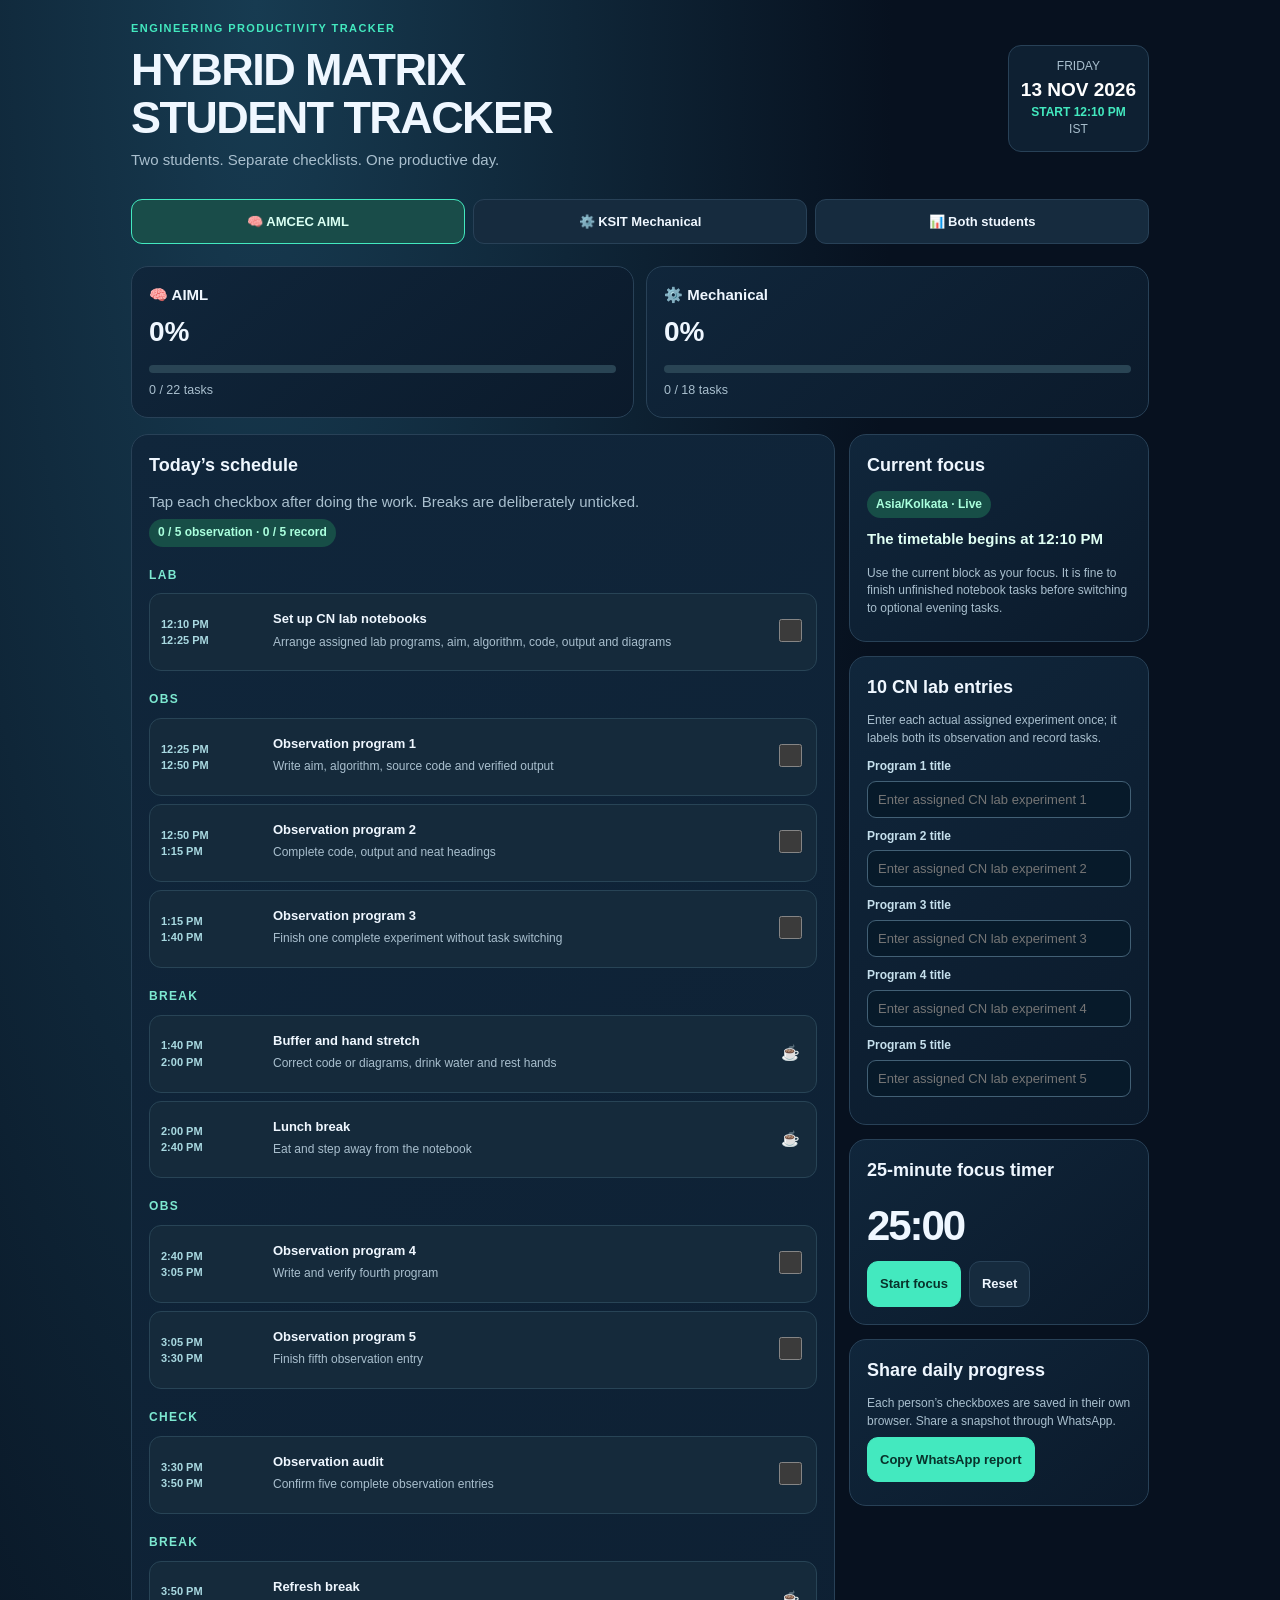
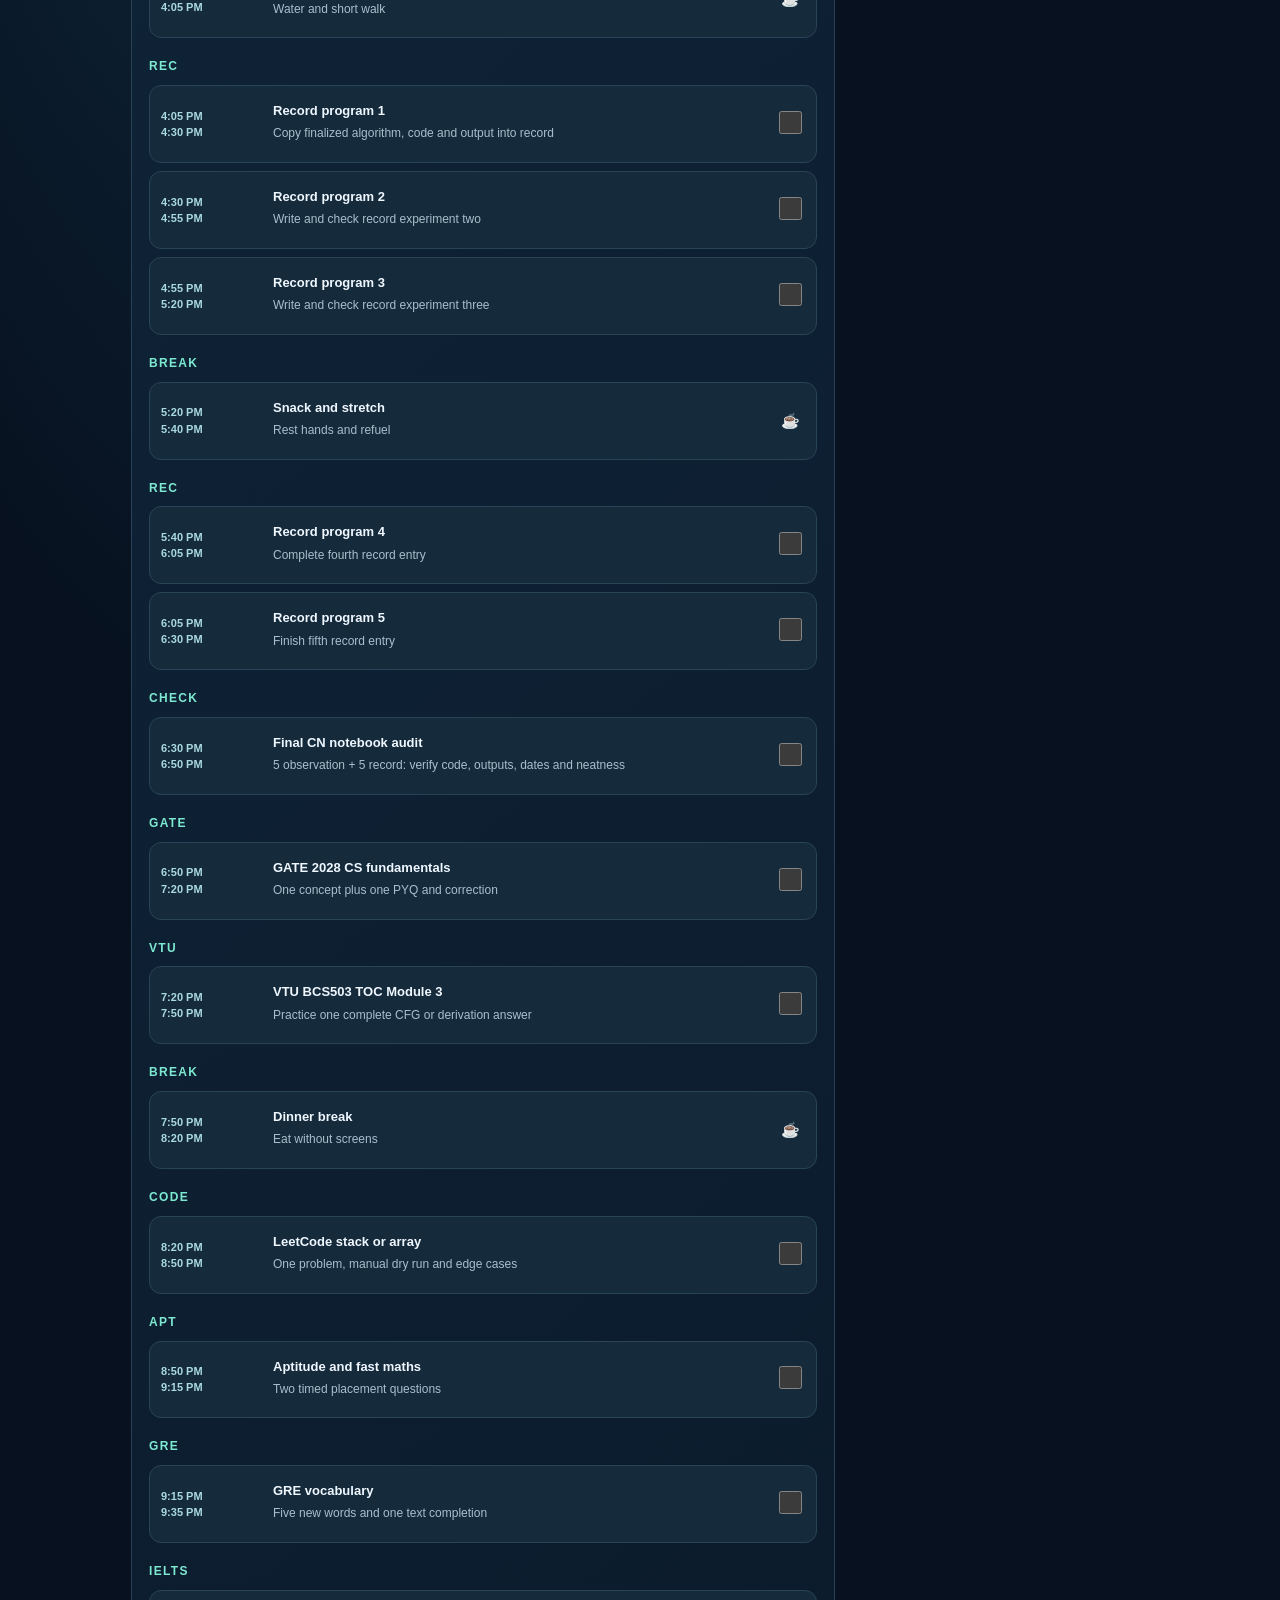
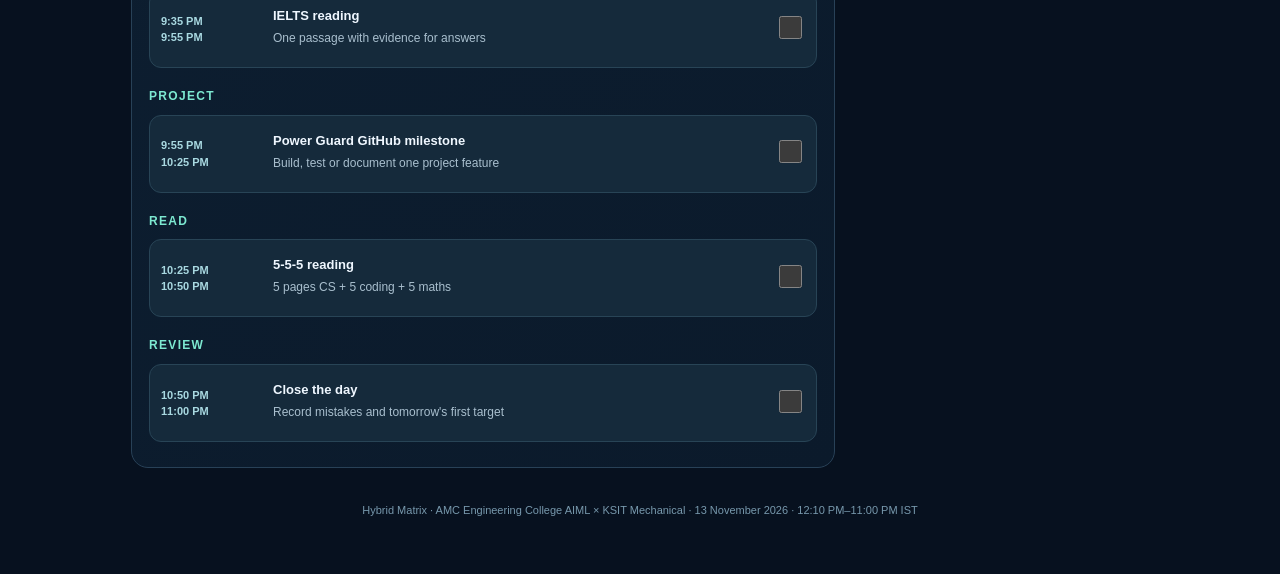
<file: hybrid-matrix-2026-11-13-1210/index.html>
<!doctype html><html lang="en"><head><meta charset="utf-8"><meta name="viewport" content="width=device-width,initial-scale=1,viewport-fit=cover"><meta name="theme-color" content="#07111f"><title>Hybrid Matrix • AMCEC AIML + KSIT Mechanical • 12:10 PM</title><style>
:root{color-scheme:dark;--bg:#07111f;--panel:#0e2032;--line:#284157;--ink:#eff7ff;--muted:#a9bfce;--a:#43e9bf;--b:#88baff}
*{box-sizing:border-box}body{margin:0;color:var(--ink);background:radial-gradient(ellipse at 20% 0,#173b51,transparent 44%),var(--bg);font:15px/1.48 -apple-system,BlinkMacSystemFont,Segoe UI,Arial,sans-serif}
.container{max-width:1050px;margin:auto;padding:20px 16px 56px}.eyebrow{font-size:11px;color:var(--a);font-weight:800;letter-spacing:.13em}
h1{font-size:clamp(28px,6vw,45px);line-height:1.05;letter-spacing:-.035em;margin:10px 0 8px}h2{font-size:18px;margin:0 0 12px}p{margin:6px 0;color:var(--muted)}
header{display:flex;justify-content:space-between;gap:14px;align-items:center}header .date{border:1px solid var(--line);border-radius:13px;padding:12px;min-width:135px;text-align:center;background:var(--panel);font-size:12px;color:var(--muted)}.date strong{display:block;color:white;font-size:19px}.date b{display:block;color:var(--a)}
nav{display:flex;gap:8px;overflow-x:auto;margin:22px 0}button{font:inherit;cursor:pointer;touch-action:manipulation}nav button,.action{border:1px solid var(--line);background:#162b3e;color:var(--ink);border-radius:11px;padding:12px;font-size:13px;font-weight:750}nav button{white-space:nowrap;flex:1}nav .selected{border-color:var(--a);background:#194c49;color:#dafff3}
.cards{display:grid;grid-template-columns:1fr 1fr;gap:12px;margin-bottom:16px}.card,.panel{background:linear-gradient(140deg,#10263b,#0b1a2b);border:1px solid var(--line);border-radius:17px;padding:17px}.card .pct{font-size:28px;font-weight:900;margin:5px 0}.card small{color:var(--muted)}.bar{height:8px;border-radius:12px;background:#294454;margin:12px 0 5px;overflow:hidden}.bar div{height:100%;width:0;background:var(--a);transition:width .2s}.mechbar div{background:var(--b)}
.grid{display:grid;grid-template-columns:minmax(0,1fr) 300px;gap:14px;align-items:start}.sticky{position:sticky;top:12px}.group{color:#7de9d1;font-size:12px;letter-spacing:.11em;font-weight:850;margin:20px 0 9px}.task{display:grid;grid-template-columns:100px minmax(0,1fr) 30px;gap:12px;align-items:center;padding:13px 11px;margin:8px 0;border-radius:12px;background:#152a3b;border:1px solid #284456}.task strong{font-size:13px}.task p{font-size:12px;margin-top:4px}.time{font-size:11px;white-space:pre-line;color:#a9d9e1;font-weight:800}.task.done{opacity:.64}.task.done strong{text-decoration:line-through}.task input[type=checkbox]{width:23px;height:23px;accent-color:#52edbe}
.program{display:block;color:#c5dfec;font-size:12px;font-weight:750;margin:10px 0}.program input{display:block;width:100%;background:#071a2a;color:white;border-radius:9px;border:1px solid #426075;padding:10px;margin:5px 0 0;font-size:13px}
#now{font-weight:700;color:#e0fff4;margin:10px 0 14px}.badge{display:inline-block;padding:5px 9px;border-radius:20px;background:#174e47;color:#aaffdd;font-size:12px;font-weight:800}.timer{font-size:42px;font-weight:900;letter-spacing:-.05em;margin:4px 0}.actions{display:flex;gap:8px;flex-wrap:wrap}.action.primary{background:var(--a);color:#08322b;border-color:var(--a)}.panel{margin-bottom:14px}.note{font-size:12px;color:var(--muted)}footer{text-align:center;font-size:11px;color:#7798ac;margin-top:20px}
@media(max-width:720px){header{align-items:flex-start}.grid{grid-template-columns:1fr}.sticky{position:static}.task{grid-template-columns:74px minmax(0,1fr) 28px;gap:8px}.date{min-width:112px!important}nav button{font-size:11px;padding:11px 7px}}
</style></head><body><main class="container"><header><div><div class="eyebrow">ENGINEERING PRODUCTIVITY TRACKER</div><h1>HYBRID MATRIX<br>STUDENT TRACKER</h1><p>Two students. Separate checklists. One productive day.</p></div><div class="date">FRIDAY<strong>13 NOV 2026</strong><b>START 12:10 PM</b>IST</div></header><nav><button data-tab="A" class="selected">🧠 AMCEC AIML</button><button data-tab="M">⚙️ KSIT Mechanical</button><button data-tab="B">📊 Both students</button></nav><section class="cards"><div class="card"><b>🧠 AIML</b><div class="pct" id="aimlpct">0%</div><div class="bar"><div id="aimlbar"></div></div><small id="aimlcount">0 tasks</small></div><div class="card"><b>⚙️ Mechanical</b><div class="pct" id="mechpct">0%</div><div class="bar mechbar"><div id="mechbar"></div></div><small id="mechcount">0 tasks</small></div></section><div class="grid"><div><section class="panel"><h2>Today’s schedule</h2><p>Tap each checkbox after doing the work. Breaks are deliberately unticked.</p><div class="badge" id="labcount">0 / 5 observation · 0 / 5 record</div><div id="tasks"></div></section></div><aside class="sticky"><section class="panel"><h2>Current focus</h2><span class="badge">Asia/Kolkata · Live</span><div id="now">Starts at 12:10 PM</div><p class="note">Use the current block as your focus. It is fine to finish unfinished notebook tasks before switching to optional evening tasks.</p></section><section class="panel" id="namesection"><h2>10 CN lab entries</h2><p class="note">Enter each actual assigned experiment once; it labels both its observation and record tasks.</p><div id="programs"></div></section><section class="panel"><h2>25-minute focus timer</h2><div class="timer" id="timer">25:00</div><div class="actions"><button class="action primary" id="play">Start focus</button><button class="action" id="resetTimer">Reset</button></div></section><section class="panel"><h2>Share daily progress</h2><p class="note">Each person’s checkboxes are saved in their own browser. Share a snapshot through WhatsApp.</p><button class="action primary" id="summary">Copy WhatsApp report</button><p id="toast" class="note"></p></section></aside></div><footer>Hybrid Matrix · AMC Engineering College AIML × KSIT Mechanical · 13 November 2026 · 12:10 PM–11:00 PM IST</footer></main><script id="schedule-data" type="application/json">[{"id":"A0","start":"12:10","end":"12:25","person":"A","tag":"LAB","title":"Set up CN lab notebooks","desc":"Arrange assigned lab programs, aim, algorithm, code, output and diagrams"},{"id":"A1","start":"12:25","end":"12:50","person":"A","tag":"OBS","title":"Observation program 1","desc":"Write aim, algorithm, source code and verified output"},{"id":"A2","start":"12:50","end":"13:15","person":"A","tag":"OBS","title":"Observation program 2","desc":"Complete code, output and neat headings"},{"id":"A3","start":"13:15","end":"13:40","person":"A","tag":"OBS","title":"Observation program 3","desc":"Finish one complete experiment without task switching"},{"id":"A4","start":"13:40","end":"14:00","person":"A","tag":"BREAK","title":"Buffer and hand stretch","desc":"Correct code or diagrams, drink water and rest hands"},{"id":"A5","start":"14:00","end":"14:40","person":"A","tag":"BREAK","title":"Lunch break","desc":"Eat and step away from the notebook"},{"id":"A6","start":"14:40","end":"15:05","person":"A","tag":"OBS","title":"Observation program 4","desc":"Write and verify fourth program"},{"id":"A7","start":"15:05","end":"15:30","person":"A","tag":"OBS","title":"Observation program 5","desc":"Finish fifth observation entry"},{"id":"A8","start":"15:30","end":"15:50","person":"A","tag":"CHECK","title":"Observation audit","desc":"Confirm five complete observation entries"},{"id":"A9","start":"15:50","end":"16:05","person":"A","tag":"BREAK","title":"Refresh break","desc":"Water and short walk"},{"id":"A10","start":"16:05","end":"16:30","person":"A","tag":"REC","title":"Record program 1","desc":"Copy finalized algorithm, code and output into record"},{"id":"A11","start":"16:30","end":"16:55","person":"A","tag":"REC","title":"Record program 2","desc":"Write and check record experiment two"},{"id":"A12","start":"16:55","end":"17:20","person":"A","tag":"REC","title":"Record program 3","desc":"Write and check record experiment three"},{"id":"A13","start":"17:20","end":"17:40","person":"A","tag":"BREAK","title":"Snack and stretch","desc":"Rest hands and refuel"},{"id":"A14","start":"17:40","end":"18:05","person":"A","tag":"REC","title":"Record program 4","desc":"Complete fourth record entry"},{"id":"A15","start":"18:05","end":"18:30","person":"A","tag":"REC","title":"Record program 5","desc":"Finish fifth record entry"},{"id":"A16","start":"18:30","end":"18:50","person":"A","tag":"CHECK","title":"Final CN notebook audit","desc":"5 observation + 5 record: verify code, outputs, dates and neatness"},{"id":"A17","start":"18:50","end":"19:20","person":"A","tag":"GATE","title":"GATE 2028 CS fundamentals","desc":"One concept plus one PYQ and correction"},{"id":"A18","start":"19:20","end":"19:50","person":"A","tag":"VTU","title":"VTU BCS503 TOC Module 3","desc":"Practice one complete CFG or derivation answer"},{"id":"A19","start":"19:50","end":"20:20","person":"A","tag":"BREAK","title":"Dinner break","desc":"Eat without screens"},{"id":"A20","start":"20:20","end":"20:50","person":"A","tag":"CODE","title":"LeetCode stack or array","desc":"One problem, manual dry run and edge cases"},{"id":"A21","start":"20:50","end":"21:15","person":"A","tag":"APT","title":"Aptitude and fast maths","desc":"Two timed placement questions"},{"id":"A22","start":"21:15","end":"21:35","person":"A","tag":"GRE","title":"GRE vocabulary","desc":"Five new words and one text completion"},{"id":"A23","start":"21:35","end":"21:55","person":"A","tag":"IELTS","title":"IELTS reading","desc":"One passage with evidence for answers"},{"id":"A24","start":"21:55","end":"22:25","person":"A","tag":"PROJECT","title":"Power Guard GitHub milestone","desc":"Build, test or document one project feature"},{"id":"A25","start":"22:25","end":"22:50","person":"A","tag":"READ","title":"5-5-5 reading","desc":"5 pages CS + 5 coding + 5 maths"},{"id":"A26","start":"22:50","end":"23:00","person":"A","tag":"REVIEW","title":"Close the day","desc":"Record mistakes and tomorrow's first target"},{"id":"M27","start":"12:10","end":"12:25","person":"M","tag":"PLAN","title":"Set three Mechanical targets","desc":"Prepare GATE, VTU and CAD material"},{"id":"M28","start":"12:25","end":"13:15","person":"M","tag":"GATE","title":"GATE Engineering Mechanics","desc":"Free body diagrams and two PYQ-style statics problems"},{"id":"M29","start":"13:15","end":"14:00","person":"M","tag":"VTU","title":"VTU core Mechanical subject","desc":"One full numerical or diagram answer"},{"id":"M30","start":"14:00","end":"14:40","person":"M","tag":"BREAK","title":"Lunch break","desc":"Lunch with AIML student"},{"id":"M31","start":"14:40","end":"15:30","person":"M","tag":"GATE","title":"GATE Engineering Mathematics","desc":"Two calculus or linear algebra questions"},{"id":"M32","start":"15:30","end":"15:50","person":"M","tag":"REVIEW","title":"Formula and error notebook","desc":"Note mistakes from morning questions"},{"id":"M33","start":"15:50","end":"16:05","person":"M","tag":"BREAK","title":"Refresh break","desc":"Water and stretching"},{"id":"M34","start":"16:05","end":"16:55","person":"M","tag":"PROJECT","title":"CAD mini-project","desc":"Build one part or assembly using CAD"},{"id":"M35","start":"16:55","end":"17:20","person":"M","tag":"PROJECT","title":"CAD documentation","desc":"Save drawings and annotate dimensions"},{"id":"M36","start":"17:20","end":"17:40","person":"M","tag":"BREAK","title":"Snack and walk","desc":"Rest before next numerical block"},{"id":"M37","start":"17:40","end":"18:30","person":"M","tag":"GATE","title":"Strength of Materials","desc":"Two stress-strain, beam or torsion problems"},{"id":"M38","start":"18:30","end":"18:50","person":"M","tag":"REVIEW","title":"Formula sheet","desc":"Write five formulas with correct units"},{"id":"M39","start":"18:50","end":"19:20","person":"M","tag":"APT","title":"Placement aptitude","desc":"Two timed quantitative questions"},{"id":"M40","start":"19:20","end":"19:50","person":"M","tag":"VTU","title":"Second VTU Mechanical subject","desc":"One exam-style topic or question"},{"id":"M41","start":"19:50","end":"20:20","person":"M","tag":"BREAK","title":"Dinner break","desc":"Dinner with AIML student"},{"id":"M42","start":"20:20","end":"20:50","person":"M","tag":"GRE","title":"GRE practice","desc":"One vocabulary and one quantitative question"},{"id":"M43","start":"20:50","end":"21:15","person":"M","tag":"IELTS","title":"IELTS reading","desc":"Short passage with supporting evidence"},{"id":"M44","start":"21:15","end":"21:35","person":"M","tag":"PLACEMENT","title":"Mechanical interview practice","desc":"Explain stress, strain and heat transfer clearly"},{"id":"M45","start":"21:35","end":"21:55","person":"M","tag":"PROJECT","title":"Engineering project log","desc":"Write what changed, blocker and next action"},{"id":"M46","start":"21:55","end":"22:25","person":"M","tag":"PROJECT","title":"Applied CAD design challenge","desc":"Improve the model or validate a dimension"},{"id":"M47","start":"22:25","end":"22:50","person":"M","tag":"READ","title":"5-5-5 reading","desc":"5 pages Mechanical + 5 maths + 5 engineering English"},{"id":"M48","start":"22:50","end":"23:00","person":"M","tag":"REVIEW","title":"Close the day","desc":"Mark wins and prepare tomorrow"}]</script><script>(function client(){
 const data=JSON.parse(document.getElementById('schedule-data').textContent);
 const KEY='hybrid-matrix-2026-11-13-1210-v1';
 let saved={done:{},names:['','','','',''],tab:'A'};
 try { saved={...saved,...JSON.parse(localStorage.getItem(KEY)||'{}')}; } catch(err){}
 let active=saved.tab||'A'; const $=s=>document.querySelector(s);
 function hm(s){let a=s.split(':').map(Number);return a[0]*60+a[1]}
 function human(s){let a=s.split(':').map(Number);return (a[0]%12||12)+':'+String(a[1]).padStart(2,'0')+(a[0]<12?' AM':' PM')}
 function title(t){return t.title.replace(/(Observation|Record) program ([1-5])/,(_,p,n)=>p+' program '+n+(saved.names[n-1]?' · '+saved.names[n-1]:''))}
 function store(){try{localStorage.setItem(KEY,JSON.stringify(saved))}catch(err){}}
 function rate(key){let a=data.filter(x=>key==='B'||x.person===key).filter(x=>x.tag!=='BREAK');let n=a.filter(x=>saved.done[x.id]).length;return {n,total:a.length,pct:a.length?Math.round(n/a.length*100):0}}
 function clockmins(){let t=new Intl.DateTimeFormat('en-GB',{timeZone:'Asia/Kolkata',hour12:false,hour:'2-digit',minute:'2-digit'}).format(new Date());return hm(t)}
 function makeBtn(text,fn,klass){let b=document.createElement('button');b.type='button';b.className=klass||'';b.textContent=text;b.onclick=fn;return b}
 function render(){
  for(const p of ['A','M']){
   let r=rate(p);let prefix=p==='A'?'aiml':'mech';$('#'+prefix+'pct').textContent=r.pct+'%';$('#'+prefix+'bar').style.width=r.pct+'%';$('#'+prefix+'count').textContent=r.n+' / '+r.total+' tasks';
  }
  let obs=data.filter(x=>x.tag==='OBS'&&saved.done[x.id]).length,rec=data.filter(x=>x.tag==='REC'&&saved.done[x.id]).length;
  $('#labcount').textContent=obs+' / 5 observation · '+rec+' / 5 record';
  document.querySelectorAll('[data-tab]').forEach(b=>{b.classList.toggle('selected',b.dataset.tab===active);b.setAttribute('aria-pressed',String(b.dataset.tab===active))});
  $('#namesection').hidden=active==='M';
  const holder=$('#tasks');holder.replaceChildren();
  const a=data.filter(x=>active==='B'||x.person===active).sort((x,y)=>hm(x.start)-hm(y.start)||x.person.localeCompare(y.person));
  let last='';
  for(const t of a){
   let group=(active==='B'?(t.person==='A'?'🧠 AMCEC AIML':'⚙️ KSIT MECHANICAL'):'')+' '+t.tag;
   if(group!==last){let h=document.createElement('div');h.className='group';h.textContent=group;holder.append(h);last=group}
   let row=document.createElement('article');row.className='task'+(saved.done[t.id]?' done':'');
   let tim=document.createElement('div');tim.className='time';tim.textContent=human(t.start)+'\n'+human(t.end);
   let main=document.createElement('div');let strong=document.createElement('strong');strong.textContent=title(t);
   let p=document.createElement('p');p.textContent=t.desc;main.append(strong,p);
   let ctl=document.createElement('div');
   if(t.tag!=='BREAK'){let c=document.createElement('input');c.type='checkbox';c.checked=!!saved.done[t.id];c.setAttribute('aria-label','Complete '+title(t));c.onchange=()=>{saved.done[t.id]=c.checked;store();render()};ctl.append(c)}
   else {ctl.textContent='☕';ctl.style.textAlign='center'}
   row.append(tim,main,ctl);holder.append(row);
  }
  drawNow();
 }
 function drawNow(){
   const min=clockmins();const now=data.filter(x=>(active==='B'||x.person===active)&&hm(x.start)<=min&&min<hm(x.end));
   $('#now').textContent=now.length?now.map(x=>(active==='B'?(x.person==='A'?'AIML: ':'Mechanical: '):'')+title(x)).join(' · '):min<hm('12:10')?'The timetable begins at 12:10 PM':'No current block. Review your finished tasks.';
 }
 document.querySelectorAll('[data-tab]').forEach(b=>b.onclick=()=>{active=b.dataset.tab;saved.tab=active;store();render()});
 const programs=$('#programs');
 for(let i=1;i<=5;i++){
  let outer=document.createElement('label');outer.className='program';outer.textContent='Program '+i+' title';
  let v=document.createElement('input');v.placeholder='Enter assigned CN lab experiment '+i;v.value=saved.names[i-1]||'';
  v.oninput=()=>{saved.names[i-1]=v.value.slice(0,90);store()};
  v.onchange=render;outer.append(v);programs.append(outer);
 }
 $('#summary').onclick=async()=>{let lines=['HYBRID MATRIX | 13 NOV 2026 | 12:10 PM start'];for(const p of ['A','M']){let r=rate(p);lines.push('\n'+(p==='A'?'AMCEC AIML':'KSIT Mechanical')+' '+r.pct+'% ('+r.n+'/'+r.total+')');for(let x of data.filter(x=>x.person===p&&x.tag!=='BREAK'))lines.push((saved.done[x.id]?'✅':'⬜')+' '+human(x.start)+' '+title(x))}let s=lines.join('\n');try{await navigator.clipboard.writeText(s);$('#toast').textContent='Copied! Paste into WhatsApp.'}catch(err){prompt('Copy and share this progress:',s)}};
 let seconds=25*60,interval=null;
 const tshow=()=>{let m=Math.floor(seconds/60),s=seconds%60;$('#timer').textContent=String(m).padStart(2,'0')+':'+String(s).padStart(2,'0')};
 $('#play').onclick=()=>{if(interval){clearInterval(interval);interval=null;$('#play').textContent='Start focus';return}$('#play').textContent='Pause';interval=setInterval(()=>{seconds=Math.max(0,seconds-1);tshow();if(seconds===0){clearInterval(interval);interval=null;$('#play').textContent='Restart';$('#toast').textContent='Focus block complete!'}},1000)};
 $('#resetTimer').onclick=()=>{if(interval)clearInterval(interval);interval=null;seconds=25*60;$('#play').textContent='Start focus';tshow()};
 setInterval(drawNow,60000); tshow();render();
})();</script></body></html>
</file>
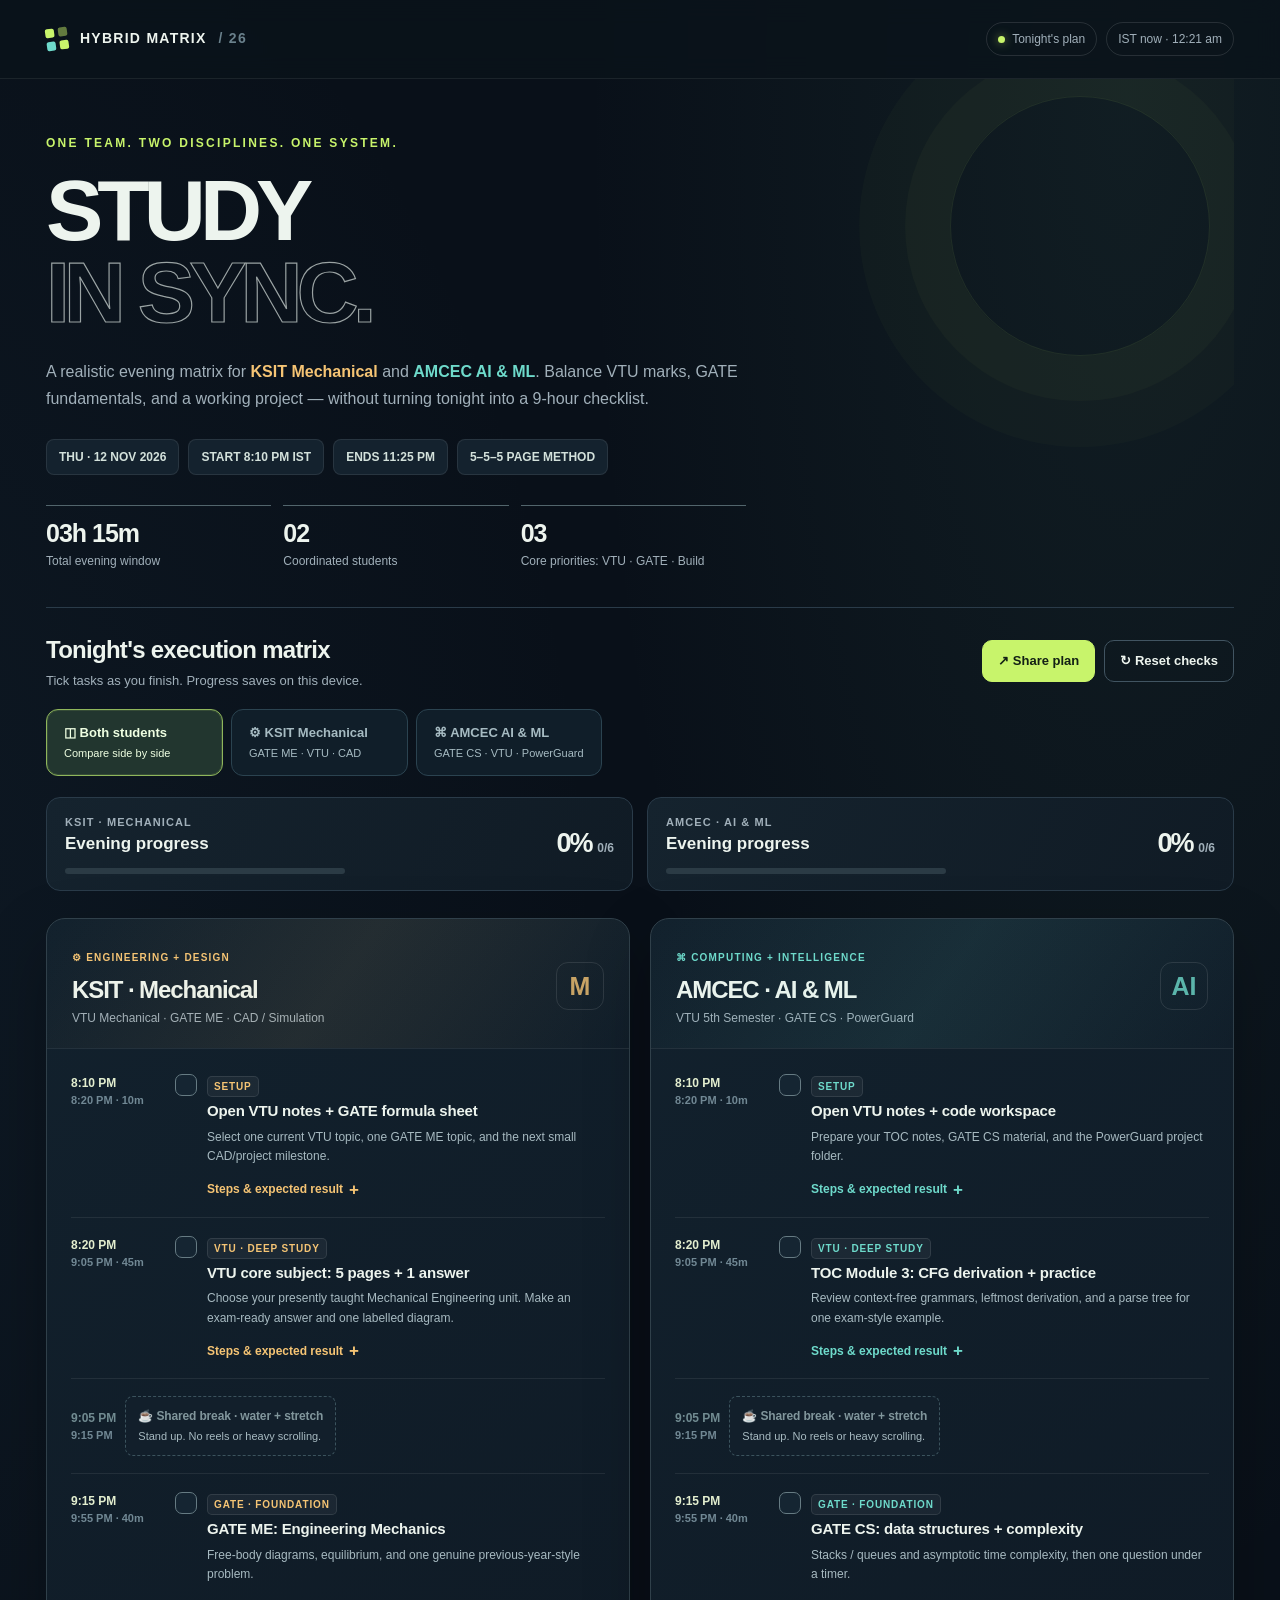
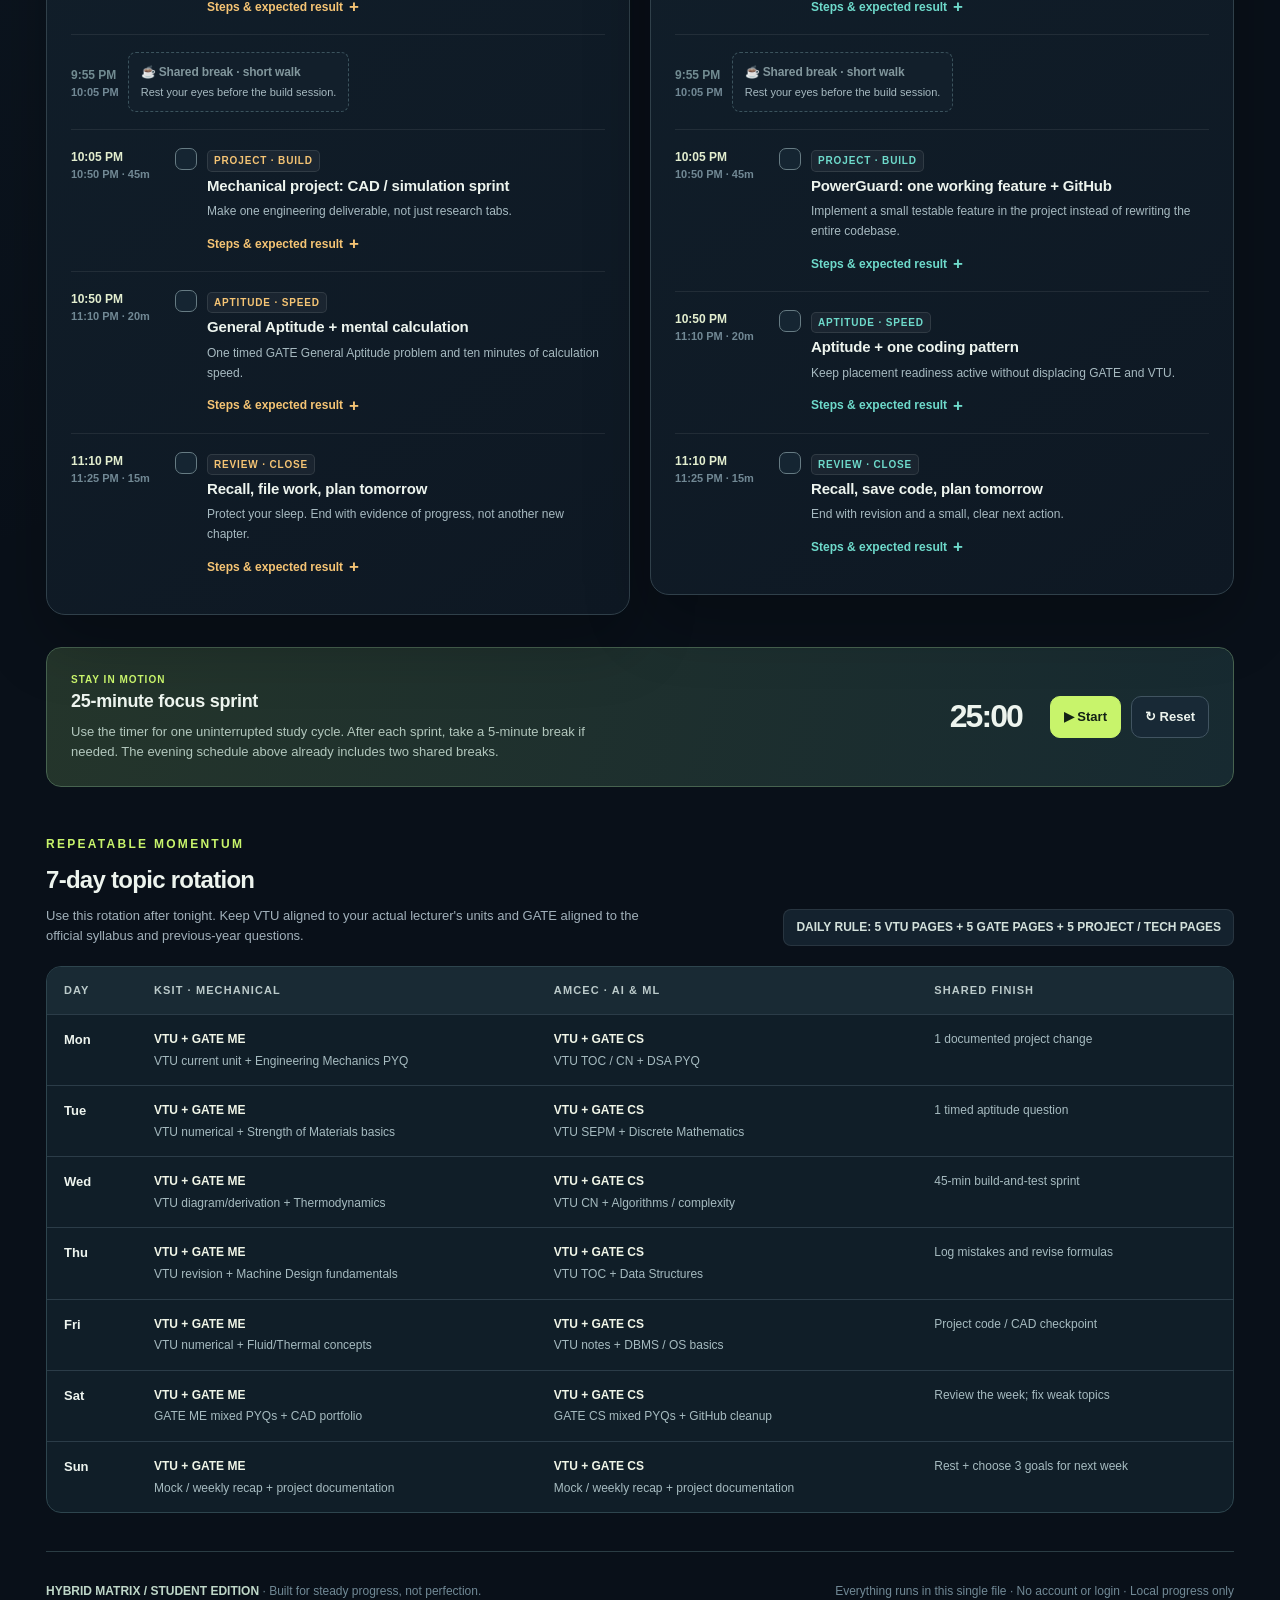
<file: hybrid-matrix-ksit-amcec/index.html>
<!DOCTYPE html>
<html lang="en">
<head>
  <meta charset="utf-8" />
  <meta name="viewport" content="width=device-width, initial-scale=1" />
  <meta name="theme-color" content="#0a111a" />
  <meta name="description" content="Interactive Hybrid Matrix study planner for KSIT Mechanical and AMCEC AI & ML: VTU, GATE, projects, aptitude, and a weekly rotation." />
  <title>Hybrid Matrix | KSIT Mechanical × AMCEC AI&ML</title>
  <style>
    :root{--bg:#091019;--surface:#111c28;--surface2:#152331;--surface3:#1c2d3a;--line:#2a3b49;--text:#edf4ee;--muted:#a1b0ba;--soft:#718596;--lime:#c8f46b;--cyan:#6edacb;--amber:#f5c474;--red:#f4948f;--shadow:0 26px 65px rgba(0,0,0,.25)}
    *,*::before,*::after{box-sizing:border-box} html{scroll-behavior:smooth} body{margin:0;min-width:320px;background:radial-gradient(ellipse at 88% 3%,rgba(87,148,122,.10),transparent 34%),radial-gradient(ellipse at -15% 30%,rgba(50,91,116,.12),transparent 38%),var(--bg);color:var(--text);font:15px/1.55 -apple-system,BlinkMacSystemFont,"Segoe UI",Inter,Roboto,Helvetica,Arial,sans-serif}button,a{font:inherit}button{cursor:pointer}a{color:inherit;text-decoration:none}button:focus-visible,a:focus-visible,summary:focus-visible,input:focus-visible{outline:3px solid var(--lime);outline-offset:3px}::selection{background:#496a3c;color:#fff}
    .wrap{max-width:1240px;margin:0 auto;padding:0 26px}.topbar{border-bottom:1px solid #ffffff13;background:#0a131bce;backdrop-filter:blur(12px)}.topinner{display:flex;align-items:center;justify-content:space-between;min-height:78px;gap:14px}.brand{display:flex;align-items:center;gap:12px;font-size:14px;font-weight:850;letter-spacing:.09em}.mark{display:grid;grid-template-columns:repeat(2,9px);gap:4px;transform:rotate(-8deg)}.mark span{width:9px;height:9px;background:var(--lime);border-radius:2px}.mark span:nth-child(2){opacity:.47}.mark span:nth-child(3){background:var(--cyan)}.navmeta{display:flex;align-items:center;gap:9px;color:var(--muted);font-size:12px}.live{display:inline-flex;align-items:center;gap:7px;border:1px solid #ffffff1e;padding:7px 11px;border-radius:30px}.dot{width:7px;height:7px;border-radius:50%;background:var(--lime);box-shadow:0 0 10px #c8f46b90}.hero{position:relative;padding:55px 0 35px;overflow:hidden}.hero::after{content:"";position:absolute;right:2%;top:17px;width:260px;height:260px;border:1px solid #c8f46b18;border-radius:50%;box-shadow:0 0 0 45px #c8f46b07,0 0 0 91px #c8f46b05;pointer-events:none}.eyebrow{color:var(--lime);font-size:12px;font-weight:850;letter-spacing:.19em;text-transform:uppercase}.headline{font-size:clamp(40px,7.4vw,86px);line-height:.96;letter-spacing:-.07em;margin:16px 0 24px;font-weight:870}.headline .outline{color:transparent;-webkit-text-stroke:1.2px #e5eee9a8}.sub{max-width:700px;color:var(--muted);font-size:16px;line-height:1.72;margin:0 0 26px}.heroMeta{display:flex;flex-wrap:wrap;gap:9px}.chip{background:#14222e;border:1px solid #ffffff16;border-radius:8px;padding:8px 12px;font-size:12px;color:#d3e1db;font-weight:700}.heroStats{display:grid;grid-template-columns:repeat(3,minmax(0,1fr));gap:12px;max-width:700px;margin-top:30px}.stat{border-top:1px solid #52656c;padding-top:12px}.stat strong{font-size:25px;display:block;letter-spacing:-.04em;line-height:1.2}.stat span{font-size:12px;color:var(--muted)}
    .toolbar{display:flex;align-items:center;justify-content:space-between;gap:18px;flex-wrap:wrap;padding:23px 0 18px;border-top:1px solid var(--line)}.sectionTitle{font-size:24px;letter-spacing:-.03em;font-weight:840;margin:0}.sectionSub{color:var(--muted);font-size:13px;margin:3px 0 0}.buttons{display:flex;gap:9px;align-items:center;flex-wrap:wrap}.btn{display:inline-flex;align-items:center;justify-content:center;gap:9px;border:1px solid #415461;background:#182936;color:var(--text);padding:10px 15px;border-radius:10px;font-size:13px;font-weight:750;min-height:42px;transition:background .2s,transform .2s}.btn:hover{background:#27404d;transform:translateY(-1px)}.btn.primary{background:var(--lime);border-color:var(--lime);color:#132015}.btn.primary:hover{background:#ddff9e}.btn.ghost{background:transparent}.btn:disabled{opacity:.6;cursor:default}.tabline{display:flex;gap:8px;overflow-x:auto;padding:0 0 16px;scrollbar-width:thin}.tab{border:1px solid #2b4350;border-radius:12px;background:#101e29;color:#a6bbc2;padding:13px 17px;display:flex;flex-direction:column;align-items:flex-start;justify-content:center;min-width:177px;gap:2px;transition:all .18s;text-align:left}.tab strong{font-size:13px}.tab small{font-size:11px}.tab[aria-selected=true]{background:#22362f;color:#efffe2;border-color:#8fb65b;box-shadow:inset 0 0 0 1px #85a75433}.tab[data-person=mech][aria-selected=true]{border-color:#f5c474;background:#352c24;color:#fff3d4}.tab[data-person=aiml][aria-selected=true]{border-color:#6edacb;background:#1b3435;color:#d7fffc}.progressStrip{display:grid;grid-template-columns:repeat(2,minmax(0,1fr));gap:14px;margin:5px 0 27px}.pCard{border:1px solid var(--line);border-radius:14px;background:linear-gradient(115deg,#15232e,#101b25);padding:16px 18px;display:flex;justify-content:space-between;align-items:center;gap:20px}.pLabel{font-size:11px;text-transform:uppercase;letter-spacing:.1em;color:var(--muted);font-weight:850}.pCard b{font-size:17px}.bar{height:6px;background:#2b3b45;overflow:hidden;border-radius:99px;margin-top:11px;width:min(280px,48vw)}.bar span{height:100%;width:0;display:block;background:var(--amber);border-radius:99px;transition:width .3s}.pCard.aiml .bar span{background:var(--cyan)}.progressVal{font-size:27px;letter-spacing:-.07em;font-weight:900;white-space:nowrap}.progressVal small{font-size:12px;letter-spacing:0;color:var(--muted);font-weight:600}.cards{display:grid;grid-template-columns:repeat(2,minmax(0,1fr));gap:20px;align-items:start}.cards.single{grid-template-columns:minmax(0,860px);justify-content:center}.track{background:linear-gradient(145deg,#12212d,#0e1823);border:1px solid #30404a;border-radius:19px;overflow:hidden;box-shadow:var(--shadow)}.trackHead{padding:25px 25px 20px;display:flex;align-items:center;justify-content:space-between;gap:10px;border-bottom:1px solid #ffffff13;position:relative;overflow:hidden}.trackHead::before{content:"";position:absolute;inset:0;opacity:.08;pointer-events:none;background:linear-gradient(125deg,transparent, var(--trackcolor),transparent)}.track.mechanical{--trackcolor:var(--amber)}.track.aiml{--trackcolor:var(--cyan)}.trackBadge{display:inline-flex;gap:6px;align-items:center;font-size:10px;letter-spacing:.12em;text-transform:uppercase;color:var(--trackcolor);font-weight:900}.track h3{font-size:24px;line-height:1.15;letter-spacing:-.045em;margin:8px 0 6px}.trackHead p{font-size:12px;color:var(--muted);margin:0}.symbol{font-size:25px;color:var(--trackcolor);font-weight:800;opacity:.8;border:1px solid #ffffff22;width:48px;height:48px;display:grid;place-items:center;border-radius:12px}.timeline{padding:7px 24px 20px}.entry{display:grid;grid-template-columns:88px 1fr;gap:16px;position:relative;padding:17px 0}.entry:not(:last-child){border-bottom:1px solid #ffffff13}.clock{font-size:12px;font-weight:820;color:#e3eecf;line-height:1.5;white-space:nowrap;padding-top:1px}.clock .end{display:block;font-size:11px;color:#718894;font-weight:550}.entryMain{min-width:0}.entryTop{display:flex;gap:10px;align-items:flex-start}.tick{appearance:none;-webkit-appearance:none;flex-shrink:0;width:22px;height:22px;margin:1px 0 0;border:1.5px solid #667b83;border-radius:7px;background:#152532;display:grid;place-items:center;cursor:pointer;transition:all .15s}.tick:checked{background:var(--trackcolor);border-color:var(--trackcolor)}.tick:checked::after{content:"✓";font-size:14px;font-weight:900;color:#101d22}.taskTitle{font-size:15px;font-weight:830;letter-spacing:-.012em;line-height:1.35}.tag{display:inline-block;font-size:10px;font-weight:900;letter-spacing:.085em;text-transform:uppercase;color:var(--trackcolor);background:#ffffff0c;border:1px solid #ffffff19;border-radius:5px;padding:2px 6px;margin-bottom:4px}.taskDesc{color:#a7bac1;font-size:12px;line-height:1.65;margin:6px 0 0}.entry.done .taskTitle{text-decoration:line-through;color:#81958f}.entry.done .taskDesc{opacity:.65}.details{margin-top:9px;color:#c9d5d8}.details summary{display:inline-flex;gap:6px;align-items:center;cursor:pointer;list-style:none;font-size:12px;font-weight:800;color:var(--trackcolor);user-select:none}.details summary::-webkit-details-marker{display:none}.details summary:after{content:"+";font-size:17px;line-height:10px}.details[open] summary:after{content:"−"}.detailbox{margin-top:11px;padding:13px;background:#1a2b36;border:1px solid #32434b;border-radius:10px;font-size:12px}.detailbox ol{padding-left:19px;margin:0 0 10px}.detailbox li{margin-bottom:7px}.output{border-top:1px dashed #3c555d;padding-top:9px;color:#d9ecdf}.output strong{color:var(--trackcolor)}.break{display:flex;align-items:center;gap:9px;color:#81969c;font-size:12px}.break b{color:#a4b8be}.break .clock{color:#718b91}.break .entryMain{align-self:center}.breakText{border:1px dashed #3b535d;background:#121f2b;padding:10px 12px;border-radius:8px}.break .taskTitle{font-weight:720;font-size:12px}.break .taskDesc{margin:1px 0 0;font-size:11px}
    .utility{margin:32px 0;background:linear-gradient(105deg,#24352b,#172a31);border:1px solid #476350;border-radius:15px;padding:24px;display:flex;align-items:center;justify-content:space-between;gap:24px}.utility p{margin:6px 0 0;font-size:13px;color:#b2c7bd;max-width:560px}.utility strong{font-size:18px;letter-spacing:-.015em}.focusTimer{display:flex;align-items:center;gap:10px;flex-wrap:wrap}.timer{font-size:32px;letter-spacing:-.06em;font-weight:900;font-variant-numeric:tabular-nums;min-width:90px}.focusTimer .btn{padding:9px 13px}.weekly{margin:48px 0 18px}.weekIntro{display:flex;justify-content:space-between;gap:22px;flex-wrap:wrap;align-items:end;margin-bottom:20px}.weekIntro p{color:var(--muted);font-size:13px;max-width:600px;margin:7px 0 0}.weekGrid{overflow-x:auto;border:1px solid #2e454e;border-radius:15px;background:#101e28}.weekGrid table{width:100%;border-collapse:collapse;min-width:730px}.weekGrid th,.weekGrid td{padding:15px 17px;border-bottom:1px solid #2b3c48;vertical-align:top;text-align:left;font-size:12px}.weekGrid th{font-size:11px;color:#bbcaca;text-transform:uppercase;letter-spacing:.1em;background:#192a34}.weekGrid tr:last-child td{border-bottom:none}.weekGrid .day{font-weight:850;font-size:13px;white-space:nowrap}.weekGrid td strong{font-size:12px;color:#f0f5e7;display:block;margin-bottom:3px}.weekGrid td span{color:#a6bbc0}.miniCaps{display:inline-block;font-size:10px;text-transform:uppercase;letter-spacing:.085em;color:var(--lime);font-weight:900}.footer{padding:30px 0 50px;display:flex;gap:16px;justify-content:space-between;align-items:center;flex-wrap:wrap;color:#718996;font-size:12px;border-top:1px solid #2b3d44;margin-top:38px}.footer b{color:#bfd7c8}.toast{position:fixed;bottom:25px;left:50%;transform:translate(-50%,20px);background:#d8ffac;color:#172418;padding:12px 16px;font-size:13px;border-radius:10px;font-weight:800;opacity:0;pointer-events:none;transition:.25s;z-index:10;box-shadow:0 15px 50px #0009}.toast.on{opacity:1;transform:translate(-50%,0)}.hidden{display:none!important}
    @media(max-width:900px){.cards{grid-template-columns:1fr}.track{max-width:820px;width:100%;margin:auto}.hero::after{right:-140px}.wrap{padding:0 20px}}@media(max-width:600px){.wrap{padding:0 16px}.topinner{min-height:68px}.navmeta .live:last-child{display:none}.hero{padding:42px 0 30px}.headline{font-size:clamp(45px,13.3vw,72px)}.sub{font-size:14px}.heroStats{gap:8px}.stat strong{font-size:20px}.toolbar{align-items:flex-start}.sectionTitle{font-size:22px}.tab{min-width:154px;padding:11px 12px}.progressStrip{grid-template-columns:1fr;gap:9px}.pCard{padding:12px 15px}.bar{max-width:230px;width:54vw}.trackHead{padding:20px}.timeline{padding:4px 14px 16px}.entry{grid-template-columns:69px 1fr;gap:8px;padding:16px 0}.clock{font-size:11px}.clock .end{font-size:10px}.taskTitle{font-size:14px}.utility{align-items:flex-start;flex-direction:column;padding:20px}.focusTimer{width:100%}.weekGrid th,.weekGrid td{padding:12px 13px}.footer{padding-bottom:30px}}
    @media(prefers-reduced-motion:reduce){*,*::before,*::after{scroll-behavior:auto!important;transition:none!important}}
  </style>
</head>
<body>
  <header class="topbar"><div class="wrap topinner"><div class="brand"><span class="mark" aria-hidden="true"><span></span><span></span><span></span><span></span></span> HYBRID MATRIX <span style="color:#6a818c">/ 26</span></div><div class="navmeta"><span class="live"><span class="dot"></span> Tonight's plan</span><span class="live" id="indiaClock">IST • 8:10 PM start</span></div></div></header>
  <main class="wrap">
    <section class="hero"><div class="eyebrow">One team. Two disciplines. One system.</div><h1 class="headline">STUDY<br/><span class="outline">IN SYNC.</span></h1><p class="sub">A realistic evening matrix for <strong style="color:#f5c474">KSIT Mechanical</strong> and <strong style="color:#6edacb">AMCEC AI &amp; ML</strong>. Balance VTU marks, GATE fundamentals, and a working project — without turning tonight into a 9-hour checklist.</p><div class="heroMeta"><span class="chip">THU · 12 NOV 2026</span><span class="chip">START 8:10 PM IST</span><span class="chip">ENDS 11:25 PM</span><span class="chip">5–5–5 PAGE METHOD</span></div><div class="heroStats"><div class="stat"><strong>03h 15m</strong><span>Total evening window</span></div><div class="stat"><strong>02</strong><span>Coordinated students</span></div><div class="stat"><strong>03</strong><span>Core priorities: VTU · GATE · Build</span></div></div></section>
    <section id="tonight" aria-label="Tonight's study plans"><div class="toolbar"><div><h2 class="sectionTitle">Tonight's execution matrix</h2><p class="sectionSub">Tick tasks as you finish. Progress saves on this device.</p></div><div class="buttons"><button type="button" class="btn primary" id="shareBtn">↗ Share plan</button><button type="button" class="btn ghost" id="resetBtn">↻ Reset checks</button></div></div><div class="tabline" role="tablist" aria-label="Choose student view"><button class="tab" type="button" role="tab" id="tab-both" data-person="both" aria-selected="true"><strong>◫ Both students</strong><small>Compare side by side</small></button><button class="tab" type="button" role="tab" id="tab-mech" data-person="mech" aria-selected="false"><strong>⚙ KSIT Mechanical</strong><small>GATE ME · VTU · CAD</small></button><button class="tab" type="button" role="tab" id="tab-aiml" data-person="aiml" aria-selected="false"><strong>⌘ AMCEC AI &amp; ML</strong><small>GATE CS · VTU · PowerGuard</small></button></div><div class="progressStrip"><div class="pCard mechanical" id="progress-mech"><div><div class="pLabel">KSIT · Mechanical</div><b>Evening progress</b><div class="bar"><span id="bar-mech"></span></div></div><div class="progressVal" id="pct-mech">0% <small>0/6</small></div></div><div class="pCard aiml" id="progress-aiml"><div><div class="pLabel">AMCEC · AI &amp; ML</div><b>Evening progress</b><div class="bar"><span id="bar-aiml"></span></div></div><div class="progressVal" id="pct-aiml">0% <small>0/6</small></div></div></div><div class="cards" id="scheduleCards" aria-live="polite"></div></section>
    <aside class="utility" aria-label="Focus timer"><div><div class="eyebrow" style="letter-spacing:.1em;font-size:10px">Stay in motion</div><strong>25-minute focus sprint</strong><p>Use the timer for one uninterrupted study cycle. After each sprint, take a 5-minute break if needed. The evening schedule above already includes two shared breaks.</p></div><div class="focusTimer"><div class="timer" id="timerText" aria-live="off">25:00</div><button class="btn primary" type="button" id="timerStart">▶ Start</button><button class="btn" type="button" id="timerReset">↻ Reset</button></div></aside>
    <section class="weekly" id="weekly" aria-label="Weekly topic rotation"><div class="weekIntro"><div><div class="eyebrow">Repeatable momentum</div><h2 class="sectionTitle" style="margin-top:8px">7-day topic rotation</h2><p>Use this rotation after tonight. Keep VTU aligned to your actual lecturer's units and GATE aligned to the official syllabus and previous-year questions.</p></div><span class="chip">DAILY RULE: 5 VTU PAGES + 5 GATE PAGES + 5 PROJECT / TECH PAGES</span></div><div class="weekGrid"><table><thead><tr><th style="width:90px">Day</th><th>KSIT · Mechanical</th><th>AMCEC · AI &amp; ML</th><th>Shared finish</th></tr></thead><tbody id="weekRows"></tbody></table></div></section>
    <footer class="footer"><span><b>HYBRID MATRIX / STUDENT EDITION</b> · Built for steady progress, not perfection.</span><span>Everything runs in this single file · No account or login · Local progress only</span></footer>
  </main>
  <div class="toast" role="status" id="toast"></div>
  <script>
  (() => {
    'use strict';
    const entries = [
      {id:'setup',from:'8:10 PM',to:'8:20 PM',start:'20:10',end:'20:20',minutes:10,label:'SETUP',
       mech:{title:'Open VTU notes + GATE formula sheet',desc:'Select one current VTU topic, one GATE ME topic, and the next small CAD/project milestone.',steps:['Keep the VTU textbook or teacher notes, rough book, and pen ready.','Write tonight’s 3 outputs at the top of a page: 1 VTU answer, 1 GATE problem, 1 project artifact.','Silence notifications; use one tab or notebook at a time.'],output:'Write a 3-line study checklist.'},
       aiml:{title:'Open VTU notes + code workspace',desc:'Prepare your TOC notes, GATE CS material, and the PowerGuard project folder.',steps:['Open the current VTU Module 3 notes (TOC/CFG as suggested).','Keep a GATE CS practice notebook ready.','Open the PowerGuard folder and identify one feature to finish tonight.'],output:'Write a 3-line study checklist.'}},
      {id:'vtu',from:'8:20 PM',to:'9:05 PM',start:'20:20',end:'21:05',minutes:45,label:'VTU · DEEP STUDY',
       mech:{title:'VTU core subject: 5 pages + 1 answer',desc:'Choose your presently taught Mechanical Engineering unit. Make an exam-ready answer and one labelled diagram.',steps:['Read 5 pages from the current VTU Mechanical subject, not a random old unit.','Turn one likely 10-mark university question into a structured answer: definition → principle → diagram → derivation/application.','Solve one relevant numerical or redraw the diagram without referring to the book.'],output:'1 full VTU answer + 1 diagram/numerical in your notebook.'},
       aiml:{title:'TOC Module 3: CFG derivation + practice',desc:'Review context-free grammars, leftmost derivation, and a parse tree for one exam-style example.',steps:['Read 5 pages of the actual VTU TOC Module 3 PDF or notes.','Practice the grammar S → aSb | ε for the string aabb: S ⇒ aSb ⇒ aaSbb ⇒ aabb.','Draw its parse tree, then attempt a second grammar/derivation question without notes.'],output:'1 correctly worked CFG derivation + 1 parse tree.'}},
      {id:'break1',from:'9:05 PM',to:'9:15 PM',minutes:10,break:true,label:'RESET',mech:{title:'Shared break · water + stretch',desc:'Stand up. No reels or heavy scrolling.'},aiml:{title:'Shared break · water + stretch',desc:'Stand up. No reels or heavy scrolling.'}},
      {id:'gate',from:'9:15 PM',to:'9:55 PM',start:'21:15',end:'21:55',minutes:40,label:'GATE · FOUNDATION',
       mech:{title:'GATE ME: Engineering Mechanics',desc:'Free-body diagrams, equilibrium, and one genuine previous-year-style problem.',steps:['Read 5 pages of equilibrium / free-body-diagram concepts.','Revise ΣFx = 0, ΣFy = 0, and ΣM = 0 for static equilibrium.','Draw the full FBD and solve one beam/support-reaction problem. Verify signs and units.'],output:'1 solved equilibrium problem + a 4-formula recap.'},
       aiml:{title:'GATE CS: data structures + complexity',desc:'Stacks / queues and asymptotic time complexity, then one question under a timer.',steps:['Read 5 pages on stacks, queues, or complexity analysis from a standard GATE CS resource.','Explain O(1), O(log n), and O(n) with one operation example each.','Solve one GATE-style DSA/complexity MCQ; write why the wrong options are wrong.'],output:'1 solved GATE CS question + time-complexity notes.'}},
      {id:'break2',from:'9:55 PM',to:'10:05 PM',minutes:10,break:true,label:'RESET',mech:{title:'Shared break · short walk',desc:'Rest your eyes before the build session.'},aiml:{title:'Shared break · short walk',desc:'Rest your eyes before the build session.'}},
      {id:'project',from:'10:05 PM',to:'10:50 PM',start:'22:05',end:'22:50',minutes:45,label:'PROJECT · BUILD',
       mech:{title:'Mechanical project: CAD / simulation sprint',desc:'Make one engineering deliverable, not just research tabs.',steps:['Choose the next part or mechanism from your current mini project. If no topic is finalized, sketch a basic mechanism with a measurable design goal.','Create or improve one CAD component, assembly, calculation sheet, or FEA boundary-condition sketch.','Capture one screenshot and record inputs, dimensions, assumptions, and the next test.'],output:'1 CAD/simulation/sketch artifact + dated engineering log.'},
       aiml:{title:'PowerGuard: one working feature + GitHub',desc:'Implement a small testable feature in the project instead of rewriting the entire codebase.',steps:['Choose a single feature, e.g. a simulated electrical reading, threshold alert, or status card.','Implement the feature, test normal and alert cases, and fix any errors you actually encounter.','Add one README note/screenshot and commit the changes to the appropriate GitHub repository if access is available.'],output:'1 tested feature or prototype + a documented change.'}},
      {id:'aptitude',from:'10:50 PM',to:'11:10 PM',start:'22:50',end:'23:10',minutes:20,label:'APTITUDE · SPEED',
       mech:{title:'General Aptitude + mental calculation',desc:'One timed GATE General Aptitude problem and ten minutes of calculation speed.',steps:['Solve one GATE GA quantitative or logical reasoning question without checking the answer first.','Practice mental percentages, ratios, or fraction-to-decimal conversions for 10 minutes.','Write one shortcut or error you discovered.'],output:'1 GA solution + 1 useful calculation shortcut.'},
       aiml:{title:'Aptitude + one coding pattern',desc:'Keep placement readiness active without displacing GATE and VTU.',steps:['Solve one timed quantitative aptitude question (percentages, ratios, or time & work).','Spend 10 minutes dry-running a stack, two-pointer, or binary-search pattern on paper.','Record its time complexity and one corner case.'],output:'1 aptitude answer + 1 coding pattern dry-run.'}},
      {id:'wrap',from:'11:10 PM',to:'11:25 PM',start:'23:10',end:'23:25',minutes:15,label:'REVIEW · CLOSE',
       mech:{title:'Recall, file work, plan tomorrow',desc:'Protect your sleep. End with evidence of progress, not another new chapter.',steps:['Without notes, recall 3 main points from VTU and GATE.','Save the project artifact and note one engineering doubt.','Write tomorrow’s first task and pack up.'],output:'A 3-line recap + a clear first step for tomorrow.'},
       aiml:{title:'Recall, save code, plan tomorrow',desc:'End with revision and a small, clear next action.',steps:['Without notes, recall the CFG steps and the GATE complexity facts.','Save the code/project notes and record unfinished bugs.','Write tomorrow’s first task, then close the screen.'],output:'A 3-line recap + a clear first step for tomorrow.'}}
    ];
    const weekly = [
      ['Mon','VTU current unit + Engineering Mechanics PYQ','VTU TOC / CN + DSA PYQ','1 documented project change'],
      ['Tue','VTU numerical + Strength of Materials basics','VTU SEPM + Discrete Mathematics','1 timed aptitude question'],
      ['Wed','VTU diagram/derivation + Thermodynamics','VTU CN + Algorithms / complexity','45-min build-and-test sprint'],
      ['Thu','VTU revision + Machine Design fundamentals','VTU TOC + Data Structures','Log mistakes and revise formulas'],
      ['Fri','VTU numerical + Fluid/Thermal concepts','VTU notes + DBMS / OS basics','Project code / CAD checkpoint'],
      ['Sat','GATE ME mixed PYQs + CAD portfolio','GATE CS mixed PYQs + GitHub cleanup','Review the week; fix weak topics'],
      ['Sun','Mock / weekly recap + project documentation','Mock / weekly recap + project documentation','Rest + choose 3 goals for next week']
    ];
    const studentLabel = {mech:'KSIT Mechanical',aiml:'AMCEC AI & ML'};
    const storeKey = 'hybrid-matrix-2026-11-12-v2';
    function stored(){try{return JSON.parse(localStorage.getItem(storeKey)||'{}')||{}}catch{return {}}}
    let checked = stored();
    let selected = 'both';
    function save(){try{localStorage.setItem(storeKey,JSON.stringify(checked))}catch{}}
    function htmlSafe(x){return String(x).replace(/[&<>"']/g,c=>({'&':'&amp;','<':'&lt;','>':'&gt;','"':'&quot;',"'":'&#39;'}[c]))}
    function renderEntry(e,student){
      const d=e[student];
      if(e.break){return `<div class="entry break"><div class="clock">${e.from}<span class="end">${e.to}</span></div><div class="entryMain"><div class="breakText"><span class="taskTitle">☕ ${htmlSafe(d.title)}</span><p class="taskDesc">${htmlSafe(d.desc)}</p></div></div></div>`}
      const isDone=!!checked[student+':'+e.id];
      return `<div class="entry ${isDone?'done':''}" data-entry="${e.id}"><div class="clock">${e.from}<span class="end">${e.to} · ${e.minutes}m</span></div><div class="entryMain"><div class="entryTop"><input type="checkbox" class="tick" id="check-${student}-${e.id}" data-student="${student}" data-task="${e.id}" ${isDone?'checked':''} aria-label="Mark ${htmlSafe(d.title)} complete for ${studentLabel[student]}" /><div><span class="tag">${htmlSafe(e.label)}</span><div class="taskTitle">${htmlSafe(d.title)}</div><p class="taskDesc">${htmlSafe(d.desc)}</p><details class="details"><summary>Steps &amp; expected result</summary><div class="detailbox"><ol>${d.steps.map(s=>`<li>${htmlSafe(s)}</li>`).join('')}</ol><div class="output"><strong>Deliverable:</strong> ${htmlSafe(d.output)}</div></div></details></div></div></div></div>`;
    }
    function renderStudent(id){const mech=id==='mech';return `<section class="track ${mech?'mechanical':'aiml'}" aria-label="${studentLabel[id]} study timeline"><div class="trackHead"><div><div class="trackBadge">${mech?'⚙ ENGINEERING + DESIGN':'⌘ COMPUTING + INTELLIGENCE'}</div><h3>${mech?'KSIT · Mechanical':'AMCEC · AI &amp; ML'}</h3><p>${mech?'VTU Mechanical · GATE ME · CAD / Simulation':'VTU 5th Semester · GATE CS · PowerGuard'}</p></div><div class="symbol">${mech?'M':'AI'}</div></div><div class="timeline">${entries.map(e=>renderEntry(e,id)).join('')}</div></section>`}
    function render(){const zone=document.getElementById('scheduleCards');const ids=selected==='both'?['mech','aiml']:[selected];zone.classList.toggle('single',ids.length===1);zone.innerHTML=ids.map(renderStudent).join('');document.querySelectorAll('.tab').forEach(el=>el.setAttribute('aria-selected',String(el.dataset.person===selected)));document.getElementById('progress-mech').classList.toggle('hidden',selected==='aiml');document.getElementById('progress-aiml').classList.toggle('hidden',selected==='mech');document.querySelectorAll('.tick').forEach(el=>el.addEventListener('change',evt=>{const key=evt.target.dataset.student+':'+evt.target.dataset.task;checked[key]=evt.target.checked;save();evt.target.closest('.entry').classList.toggle('done',evt.target.checked);updateProgress();if(evt.target.checked)toast('Task completed ✓')}));updateProgress()}
    function updateProgress(){for(const id of ['mech','aiml']){const items=entries.filter(e=>!e.break);const done=items.filter(e=>checked[id+':'+e.id]).length;const pct=Math.round(100*done/items.length);document.getElementById('pct-'+id).innerHTML=`${pct}% <small>${done}/${items.length}</small>`;document.getElementById('bar-'+id).style.width=pct+'%'}}
    document.querySelectorAll('.tab').forEach(btn=>btn.addEventListener('click',()=>{selected=btn.dataset.person;render()}));
    function toast(message){const t=document.getElementById('toast');t.textContent=message;t.classList.add('on');clearTimeout(window.__hybridToastTimeout);window.__hybridToastTimeout=setTimeout(()=>t.classList.remove('on'),2600)}
    document.getElementById('resetBtn').addEventListener('click',()=>{const target=selected==='both'?'both plans':studentLabel[selected];if(window.confirm('Clear completed checkmarks for '+target+'?')){for(const id of (selected==='both'?['mech','aiml']:[selected]))for(const item of entries)delete checked[id+':'+item.id];save();render();toast('Checkmarks cleared')}});
    async function share(){const ids=selected==='both'?['mech','aiml']:[selected];const s=['HYBRID MATRIX — Thu 12 Nov 2026','8:10–11:25 PM · VTU + GATE + Projects',''];for(const id of ids){s.push('['+studentLabel[id]+']');for(const e of entries.filter(e=>!e.break))s.push((checked[id+':'+e.id]?'✅ ':'☐ ')+e.from+' '+e[id].title);s.push('')}s.push('5 VTU pages + 5 GATE pages + 5 project/technical pages.');if(/^https?:$/.test(location.protocol))s.push('Website: '+location.href);const txt=s.join('\n');try{if(navigator.share){await navigator.share({title:'Hybrid Matrix study schedule',text:txt});return}if(navigator.clipboard&&window.isSecureContext){await navigator.clipboard.writeText(txt);toast('Study plan copied!');return}}catch(err){if(err.name==='AbortError')return}window.prompt('Copy this plan to send on WhatsApp:',txt)}
    document.getElementById('shareBtn').addEventListener('click',share);
    document.getElementById('weekRows').innerHTML=weekly.map(r=>`<tr><td class="day">${r[0]}</td><td><strong>VTU + GATE ME</strong><span>${htmlSafe(r[1])}</span></td><td><strong>VTU + GATE CS</strong><span>${htmlSafe(r[2])}</span></td><td><span>${htmlSafe(r[3])}</span></td></tr>`).join('');
    const timerStart=document.getElementById('timerStart'),timerReset=document.getElementById('timerReset'),timerText=document.getElementById('timerText');let seconds=25*60,interval=null;
    function showTimer(){timerText.textContent=String(Math.floor(seconds/60)).padStart(2,'0')+':'+String(seconds%60).padStart(2,'0');timerStart.textContent=interval?'Ⅱ Pause':seconds===0?'▶ Restart':'▶ Start';document.title=(interval?timerText.textContent+' · ':'')+'Hybrid Matrix | KSIT × AMCEC'}
    function pause(){if(interval){clearInterval(interval);interval=null}}
    timerStart.addEventListener('click',()=>{if(interval){pause();showTimer();return}if(seconds===0)seconds=25*60;interval=setInterval(()=>{seconds=Math.max(0,seconds-1);if(seconds===0){pause();toast('Focus sprint finished — take a short break.');if('vibrate' in navigator)navigator.vibrate([130,80,130])}showTimer()},1000);showTimer()});
    timerReset.addEventListener('click',()=>{pause();seconds=25*60;showTimer()});
    function updateClock(){try{const now=new Intl.DateTimeFormat('en-IN',{timeZone:'Asia/Kolkata',hour:'numeric',minute:'2-digit',hour12:true}).format(new Date());document.getElementById('indiaClock').textContent='IST now · '+now}catch{}}
    updateClock();setInterval(updateClock,30000);render();showTimer();
  })();
  </script>
</body>
</html>
</file>
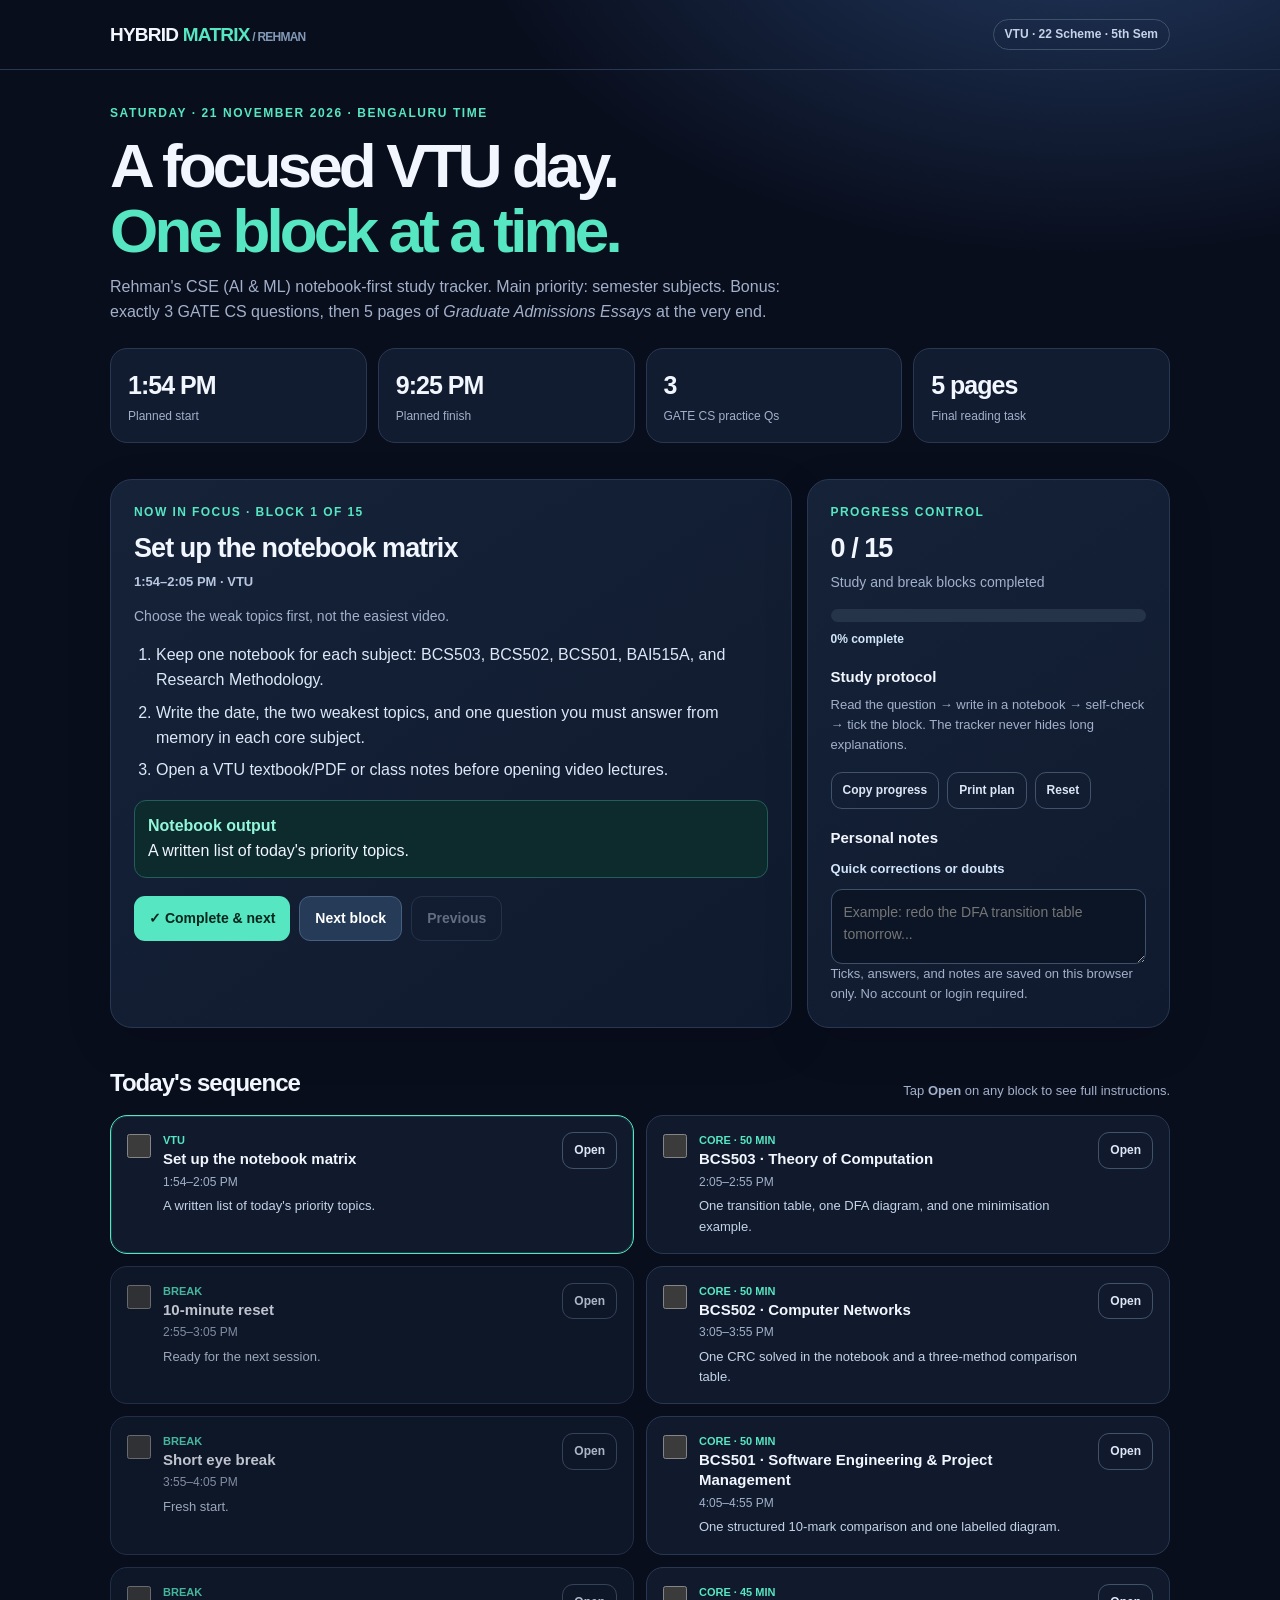
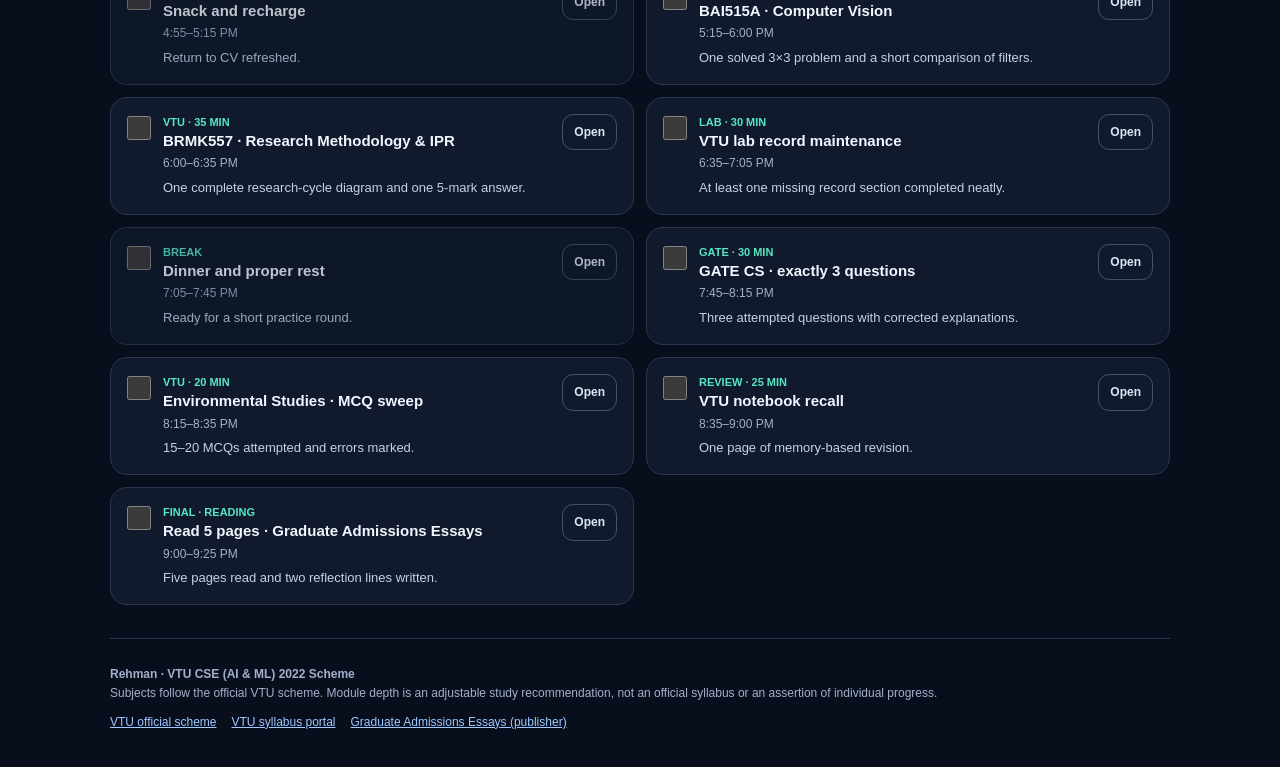
<file: rehman-hybrid-matrix-2026-11-21/index.html>
<!doctype html>
<html lang="en">
<head>
<meta charset="utf-8">
<meta name="viewport" content="width=device-width, initial-scale=1, viewport-fit=cover">
<meta name="theme-color" content="#0b1020">
<meta name="description" content="Rehman's interactive VTU 2022 Scheme CSE AIML Hybrid Matrix for Saturday, 21 November 2026.">
<title>Rehman's Hybrid Matrix | VTU 5th Sem</title>
<style>
:root{color-scheme:dark;--bg:#090e1d;--surface:#11192a;--surface2:#172238;--line:#293852;--text:#f2f6ff;--muted:#a2b0ca;--mint:#56e6c1;--blue:#83a9ff;--orange:#ffcb85;--purple:#c9b7ff}
*{box-sizing:border-box}html{scroll-behavior:smooth}body{margin:0;background:radial-gradient(ellipse 850px 500px at 85% -110px,#223960 0,transparent 73%),var(--bg);font-family:Inter,-apple-system,BlinkMacSystemFont,"Segoe UI",sans-serif;color:var(--text);line-height:1.55}
button,textarea{font:inherit}button{cursor:pointer}button:focus-visible,a:focus-visible,summary:focus-visible,textarea:focus-visible{outline:3px solid var(--mint);outline-offset:3px}a{color:#9dc9ff}
.wrap{width:min(1060px,calc(100% - 30px));margin:auto}.mast{border-bottom:1px solid var(--line)}.mastInner{padding:19px 0;display:flex;justify-content:space-between;align-items:center;gap:12px}.brand{font-weight:850;letter-spacing:-.04em;font-size:19px}.brand i{font-style:normal;color:var(--mint)}.pill{border:1px solid #3d5268;color:#c6d3e9;border-radius:999px;padding:5px 11px;font-size:12px;font-weight:700;white-space:nowrap}.hero{padding:34px 0 21px}.eyebrow{color:var(--mint);font-weight:800;text-transform:uppercase;letter-spacing:.13em;font-size:12px}h1{font-size:clamp(34px,6vw,62px);letter-spacing:-.062em;line-height:1.05;margin:11px 0 12px;max-width:780px}h1 span{color:var(--mint)}.lead{font-size:16px;color:var(--muted);max-width:720px;margin:0 0 23px}.statrow{display:grid;grid-template-columns:repeat(4,1fr);gap:11px}.stat{border:1px solid var(--line);background:#121c30;border-radius:17px;padding:17px}.stat .v{font-weight:820;font-size:25px;letter-spacing:-.04em}.stat .k{font-size:12px;color:var(--muted);margin-top:2px}
.panel{border:1px solid var(--line);background:linear-gradient(145deg,#152238,#101a2e);border-radius:22px;padding:23px;box-shadow:0 15px 45px #00000025}.top{margin-top:15px;display:grid;grid-template-columns:minmax(0,1.5fr) minmax(0,.8fr);gap:15px}.minor{color:var(--mint);font-size:12px;font-weight:900;letter-spacing:.12em;text-transform:uppercase}.panel h2{font-size:27px;line-height:1.2;margin:10px 0 8px;letter-spacing:-.035em}.sub{color:var(--muted);font-size:14px}.time{font-size:13px;font-weight:750;color:#b8c6df}.summary{margin-top:15px}.steps{margin:15px 0 17px;padding-left:22px}.steps li{margin:8px 0;color:#dce7f8}.steps strong{color:white}.result{background:#0d2b2d;border:1px solid #225f5a;border-radius:12px;padding:13px;margin-top:12px}.result b{color:#92f6da}.toolbar{display:flex;flex-wrap:wrap;gap:9px;margin-top:18px}button{border:0;border-radius:11px;font-size:14px;font-weight:780;padding:11px 15px;min-height:44px}.primary{background:var(--mint);color:#06251d}.secondary{background:#263b58;color:white;border:1px solid #466080}.quiet{background:transparent;border:1px solid #41526b;color:#dce6f6}.small{font-size:12px;padding:8px 11px;min-height:35px}button:disabled{opacity:.4;cursor:not-allowed}
.bar{height:13px;background:#253449;border-radius:100px;overflow:hidden;margin:15px 0 8px}.fill{height:100%;width:0;background:linear-gradient(90deg,#34caa9,#83b7f7);border-radius:100px;transition:width .3s}.percent{font-size:12px;color:#d2e5f8;font-weight:700}.sideTitle{font-size:15px;margin:16px 0 7px;font-weight:800}.sidep{font-size:13px;color:var(--muted)}.toolGrid{display:flex;gap:8px;flex-wrap:wrap;margin:17px 0}.groupHead{display:flex;align-items:end;justify-content:space-between;gap:10px;margin:36px 0 14px}.groupHead h2{font-size:24px;letter-spacing:-.04em;margin:0}.groupHead p{color:var(--muted);font-size:13px;margin:0}.timeline{display:grid;grid-template-columns:1fr 1fr;gap:12px;margin-bottom:33px}.item{position:relative;background:#101a2c;border:1px solid var(--line);border-radius:17px;padding:16px;display:flex;gap:12px;align-items:flex-start;min-width:0;transition:border-color .2s}.item.current{border-color:var(--mint);box-shadow:inset 0 0 0 1px #56e6c12b}.item.done{background:#0e2226}.item .tick{width:24px;height:24px;flex:none;accent-color:var(--mint);margin:2px 0 0}.ititle{font-size:15px;font-weight:800;line-height:1.36;margin-bottom:3px}.imeta{font-size:12px;color:var(--muted)}.itext{font-size:13px;color:#c4d2e8;margin-top:5px}.item .focusbtn{margin-left:auto;flex:none}.item.break{opacity:.78}.item .index{font-size:11px;color:var(--mint);font-weight:700}.footer{border-top:1px solid var(--line);padding:26px 0 36px;color:var(--muted);font-size:12px}.footlinks{display:flex;gap:15px;flex-wrap:wrap;margin-top:10px}
.qCard{background:#0d1728;border:1px solid #31445e;padding:15px;border-radius:14px;margin-top:12px}.qCard .q{font-weight:800;margin-bottom:10px}.opts{display:grid;gap:7px}.opt{border:1px solid #384b66;border-radius:10px;padding:9px 10px;display:flex;gap:9px;align-items:center;color:#dce7f8;font-size:14px}.opt input{accent-color:var(--mint)}.answer{display:none;background:#152c31;border:1px solid #37665f;border-radius:10px;margin-top:11px;padding:11px;font-size:14px}.answer.show{display:block}.answer b{color:var(--mint)}.note{display:block;width:100%;min-height:75px;resize:vertical;background:#0b1525;border:1px solid #3c506c;border-radius:11px;color:white;padding:12px;margin-top:8px;font-size:14px}.notelabel{font-size:13px;font-weight:800;color:#d1e4fa}.book{border:1px solid #786a47;background:#28231a;border-radius:12px;padding:13px;margin-top:12px;color:#f4e1bd}.book strong{color:#ffe0a5}.doneMsg{color:var(--mint);font-size:13px;font-weight:800;margin-top:10px}.hide{display:none}
@media(max-width:750px){.statrow{grid-template-columns:repeat(2,1fr)}.top{grid-template-columns:1fr}.timeline{grid-template-columns:1fr}.hero{padding-top:24px}.panel{padding:17px}.stat{padding:14px}.mastInner{align-items:flex-start}.groupHead{align-items:start;display:block}.groupHead p{margin-top:3px}.pill{font-size:11px}h1{font-size:41px}.item{padding:13px}.focusbtn{font-size:11px;padding:7px 9px;min-height:34px}.wrap{width:min(100% - 24px,1060px)}}
@media print{body{background:white;color:#111}.panel,.item,.stat{color:#111;background:white;box-shadow:none}.quiet,.secondary,.primary,.focusbtn{display:none}.lead,.sub,.imeta,.itext{color:#333}}
</style>
</head>
<body>
<header class="mast"><div class="wrap mastInner"><div class="brand">HYBRID <i>MATRIX</i><span style="color:#8399b5;font-size:12px;font-weight:600"> / REHMAN</span></div><div class="pill">VTU · 22 Scheme · 5th Sem</div></div></header>
<main class="wrap">
<section class="hero">
<div class="eyebrow">Saturday · 21 November 2026 · Bengaluru time</div>
<h1>A focused VTU day.<br><span>One block at a time.</span></h1>
<p class="lead">Rehman's CSE (AI & ML) notebook-first study tracker. Main priority: semester subjects. Bonus: exactly 3 GATE CS questions, then 5 pages of <em>Graduate Admissions Essays</em> at the very end.</p>
<div class="statrow"><div class="stat"><div class="v">1:54 PM</div><div class="k">Planned start</div></div><div class="stat"><div class="v">9:25 PM</div><div class="k">Planned finish</div></div><div class="stat"><div class="v">3</div><div class="k">GATE CS practice Qs</div></div><div class="stat"><div class="v">5 pages</div><div class="k">Final reading task</div></div></div>
</section>
<section class="top" aria-label="Interactive focus">
<article class="panel" id="focusPanel"><div class="minor">NOW IN FOCUS <span id="counter"></span></div><h2 id="focusTitle">Loading today's plan...</h2><div class="time" id="focusTime"></div><p id="focusDesc" class="sub"></p><div id="focusDetails"></div><div class="toolbar"><button type="button" class="primary" id="completeBtn">✓ Complete &amp; next</button><button type="button" class="secondary" id="nextBtn">Next block</button><button type="button" class="quiet" id="prevBtn">Previous</button></div><div class="doneMsg" id="focusStatus" aria-live="polite"></div></article>
<aside class="panel"><div class="minor">PROGRESS CONTROL</div><h2 id="progressNum">0 / 15</h2><div class="sub">Study and break blocks completed</div><div class="bar"><div class="fill" id="progressFill"></div></div><div class="percent" id="progressPct">0% complete</div><h3 class="sideTitle">Study protocol</h3><div class="sidep">Read the question → write in a notebook → self-check → tick the block. The tracker never hides long explanations.</div><div class="toolGrid"><button class="quiet small" id="copyBtn" type="button">Copy progress</button><button class="quiet small" id="printBtn" type="button">Print plan</button><button class="quiet small" id="resetBtn" type="button">Reset</button></div><div class="sideTitle">Personal notes</div><label class="notelabel" for="notes">Quick corrections or doubts</label><textarea id="notes" class="note" placeholder="Example: redo the DFA transition table tomorrow..."></textarea><div class="sidep">Ticks, answers, and notes are saved on this browser only. No account or login required.</div></aside>
</section>
<section aria-label="Daily sequence"><div class="groupHead"><h2>Today's sequence</h2><p>Tap <strong>Open</strong> on any block to see full instructions.</p></div><div class="timeline" id="timeline"></div></section>
<footer class="footer"><strong>Rehman · VTU CSE (AI &amp; ML) 2022 Scheme</strong><div>Subjects follow the official VTU scheme. Module depth is an adjustable study recommendation, not an official syllabus or an assertion of individual progress.</div><div class="footlinks"><a href="https://vtu.ac.in/pdf/2022_3to8/5cseaimlsch.pdf" target="_blank" rel="noopener">VTU official scheme</a><a href="https://vtu.ac.in/en/b-e-scheme-syllabus/" target="_blank" rel="noopener">VTU syllabus portal</a><a href="https://www.penguinrandomhouse.com/books/743355/graduate-admissions-essays-fifth-edition-by-donald-asher/" target="_blank" rel="noopener">Graduate Admissions Essays (publisher)</a></div></footer>
</main>
<script>
(function(){
"use strict";
var tasks=[
{id:"setup",t:"1:54–2:05 PM",name:"Set up the notebook matrix",tag:"VTU",desc:"Choose the weak topics first, not the easiest video.",steps:["Keep one notebook for each subject: BCS503, BCS502, BCS501, BAI515A, and Research Methodology.","Write the date, the two weakest topics, and one question you must answer from memory in each core subject.","Open a VTU textbook/PDF or class notes before opening video lectures."],goal:"A written list of today's priority topics."},
{id:"toc",t:"2:05–2:55 PM",name:"BCS503 · Theory of Computation",tag:"CORE · 50 MIN",desc:"Regular expressions, DFA equivalence, and minimisation: learn by drawing.",steps:["Spend 10 minutes revising ε, ∅, 0*, and why ε + 11* = 1*. Write one example string for each.","Draw a DFA for binary strings with the number of 1s divisible by 3. Show states q0, q1, q2 and transitions on 0 and 1.","Revise distinguishable versus indistinguishable states: two states are equivalent only when no future input string can distinguish acceptance.","Work one DFA minimisation problem: initial final/non-final partition, refine using transition targets, and draw the final DFA."],goal:"One transition table, one DFA diagram, and one minimisation example."},
{id:"br1",t:"2:55–3:05 PM",name:"10-minute reset",tag:"BREAK",desc:"Water, short walk, no endless scrolling.",steps:["Move away from the desk.","Return with your CN notebook open."],goal:"Ready for the next session.",break:true},
{id:"cn",t:"3:05–3:55 PM",name:"BCS502 · Computer Networks",tag:"CORE · 50 MIN",desc:"Finish error-detection fundamentals and revise the link-layer flow.",steps:["Write the purpose of error detection and compare single parity, checksum, and CRC in a small table.","Practice CRC with dataword 1001 and generator 1011 using mod-2 XOR division. Verify remainder 110 and transmitted codeword 1001110.","Explain why the receiver divides the received codeword by the same generator.","If these are already comfortable, move to your next assigned Module 2 topic (flow control or protocol mechanics) from the class syllabus."],goal:"One CRC solved in the notebook and a three-method comparison table."},
{id:"br2",t:"3:55–4:05 PM",name:"Short eye break",tag:"BREAK",desc:"Stretch and refill water.",steps:["Take 10 minutes off screen.","Prepare SEPM module notes."],goal:"Fresh start.",break:true},
{id:"sepm",t:"4:05–4:55 PM",name:"BCS501 · Software Engineering & Project Management",tag:"CORE · 50 MIN",desc:"Exam-style answer writing, rather than only watching lectures.",steps:["Write the stages of requirements engineering and why a clear SRS matters in the development life cycle.","Prepare a 10-mark answer: compare Waterfall, Incremental, Spiral, and Agile using when to apply, benefits, and limitations.","Draw one neat process-model diagram from memory, then correct it against the textbook.","Write a 5-line real-world example showing how requirements change in an ML-based system."],goal:"One structured 10-mark comparison and one labelled diagram."},
{id:"snack",t:"4:55–5:15 PM",name:"Snack and recharge",tag:"BREAK",desc:"20-minute recovery period.",steps:["Have a snack and water.","Avoid studying while eating."],goal:"Return to CV refreshed.",break:true},
{id:"cv",t:"5:15–6:00 PM",name:"BAI515A · Computer Vision",tag:"CORE · 45 MIN",desc:"Study filters and their differences with worked examples.",steps:["Explain mean filtering versus median filtering using a 3×3 pixel neighbourhood.","Work one median filter numerical question: list nine values, sort, and select the fifth value.","Write when a median filter helps with salt-and-pepper noise, and when averaging may blur boundaries.","If finished early, sketch Sobel edge-filter kernels and describe image gradients."],goal:"One solved 3×3 problem and a short comparison of filters."},
{id:"research",t:"6:00–6:35 PM",name:"BRMK557 · Research Methodology & IPR",tag:"VTU · 35 MIN",desc:"One compact theory answer plus references.",steps:["Write the stages of the research cycle in order and explain each in one or two lines.","Differentiate primary and secondary research information with examples from an AI/ML mini project.","Write a short answer on how to conduct a literature review and avoid plagiarism.","Practice recalling the headings without looking at notes."],goal:"One complete research-cycle diagram and one 5-mark answer."},
{id:"labs",t:"6:35–7:05 PM",name:"VTU lab record maintenance",tag:"LAB · 30 MIN",desc:"Keep practical records from becoming last-minute work.",steps:["For BCS502 CN lab, check Programs 1–5 for aim, algorithm/steps, code, output, and result; complete one missing section.","For BAIL504 Data Visualization Lab, check the first five experiments and add missing screenshots or observations.","Read one program aloud and explain what each core line does."],goal:"At least one missing record section completed neatly."},
{id:"dinner",t:"7:05–7:45 PM",name:"Dinner and proper rest",tag:"BREAK",desc:"No notebook pressure for 40 minutes.",steps:["Eat and take a short walk.","Set up the GATE paper and pen before resuming."],goal:"Ready for a short practice round.",break:true},
{id:"gate",t:"7:45–8:15 PM",name:"GATE CS · exactly 3 questions",tag:"GATE · 30 MIN",desc:"Three original GATE-style practice questions. Attempt each first; reveal the worked answer after choosing.",steps:["Allow about 8 minutes per question and use the remaining 6 minutes to study mistakes.","Question 1 tests automata, Question 2 tests CRC, and Question 3 tests recurrence complexity.","Do not turn this into a long lecture session: the day's main goal remains VTU."],goal:"Three attempted questions with corrected explanations.",questions:[
{q:"Q1 · TOC: A DFA accepts binary strings where the number of 1s is divisible by 3 (including zero 1s). What is the minimum number of states?",opts:["2","3","4","6"],correct:1,ans:"3 states. Represent the count of 1s modulo 3: r0 (accepting), r1, and r2. A 0 leaves the state unchanged; a 1 moves r0→r1→r2→r0. The three remainders are distinguishable, so fewer states will not suffice."},
{q:"Q2 · CN: For dataword 1001 and generator 1011, what 3-bit CRC remainder is appended?",opts:["000","011","101","110"],correct:3,ans:"110. Append three zeros to 1001 to form 1001000. Divide by 1011 using XOR (mod-2 long division); the last three bits of the remainder are 110. The transmitted codeword is 1001110."},
{q:"Q3 · Algorithms: For T(n)=2T(n/2)+n and T(1)=Θ(1), what is T(n)?",opts:["Θ(log n)","Θ(n)","Θ(n log n)","Θ(n²)"],correct:2,ans:"Θ(n log n). By the Master Theorem, a=2, b=2, and n^(log_b a)=n. Since f(n)=n, it is the balanced case, so T(n)=Θ(n log n)."}
]},
{id:"evs",t:"8:15–8:35 PM",name:"Environmental Studies · MCQ sweep",tag:"VTU · 20 MIN",desc:"Keep MCQs light and controlled.",steps:["Practice 15–20 syllabus MCQs from the supplied course question bank.","Mark every uncertain item, even if you guessed correctly.","Revisit only the marked facts; do not start a large new chapter."],goal:"15–20 MCQs attempted and errors marked."},
{id:"recap",t:"8:35–9:00 PM",name:"VTU notebook recall",tag:"REVIEW · 25 MIN",desc:"Active recall: no lecture watching.",steps:["Close the notes and reproduce the TOC DFA and CN CRC from memory.","Write five SEPM headings, two CV filter differences, and the research-cycle stages.","Mark tomorrow's two priority weaknesses with a star."],goal:"One page of memory-based revision."},
{id:"reading",t:"9:00–9:25 PM",name:"Read 5 pages · Graduate Admissions Essays",tag:"FINAL · READING",desc:"Finish with Donald Asher's Graduate Admissions Essays. Read the next five consecutive pages of your own copy; page numbers depend on edition and current bookmark.",steps:["Read five complete pages without switching apps or reading reviews.","Underline one idea about convincing evidence, genuine motivation, or clear narrative in a graduate application.","Write two lines: What made an example persuasive? What academic or project experience could Rehman describe truthfully?","Stop after five pages. The purpose is to create a consistent habit, not rush an entire admissions essay."],goal:"Five pages read and two reflection lines written.",book:true}
];
var key="rehman-hybrid-matrix-20261121-v1";var state;try{state=JSON.parse(localStorage.getItem(key))||{}}catch(e){state={}};if(!state.done||typeof state.done!=="object")state.done={};if(!state.answers)state.answers={};if(!state.reveals)state.reveals={};if(typeof state.idx!=="number")state.idx=0;
function by(id){return document.getElementById(id)}
function escapeHTML(s){return String(s).replace(/[&<>"']/g,function(c){return {"&":"&amp;","<":"&lt;",">":"&gt;",'"':"&quot;","'":"&#39;"}[c]})}
function save(){try{localStorage.setItem(key,JSON.stringify(state))}catch(e){}}
function current(){return tasks[Math.max(0,Math.min(state.idx,tasks.length-1))]}
function renderQuestions(qs){var out="";qs.forEach(function(q,i){out+='<div class="qCard"><div class="q">'+escapeHTML(q.q)+'</div><div class="opts">';q.opts.forEach(function(opt,j){var sel=state.answers[i]===j?' checked':'';out+='<label class="opt"><input type="radio" name="q'+i+'" data-q="'+i+'" value="'+j+'"'+sel+'><span>'+String.fromCharCode(65+j)+". "+escapeHTML(opt)+'</span></label>'});out+='</div><div class="toolbar"><button class="quiet small reveal" data-reveal="'+i+'" type="button">'+(state.reveals[i]?'Hide explanation':'Reveal explanation')+'</button></div><div class="answer'+(state.reveals[i]?' show':'')+'"><b>Answer: '+String.fromCharCode(65+q.correct)+'. '+escapeHTML(q.opts[q.correct])+'</b><div>'+escapeHTML(q.ans)+'</div>'+(state.answers[i]===undefined?'':(state.answers[i]===q.correct?'<p style="color:#98efd2;margin-bottom:0">✓ Your choice is correct.</p>':'<p style="color:#ffcc94;margin-bottom:0">Review this one and write the method again.</p>'))+'</div></div>'});return out}
function render(){state.idx=Math.max(0,Math.min(state.idx,tasks.length-1));var t=current();by("counter").textContent=" · BLOCK "+(state.idx+1)+" OF "+tasks.length;by("focusTitle").textContent=t.name;by("focusTime").textContent=t.t+"  ·  "+t.tag;by("focusDesc").textContent=t.desc;
var content='<ol class="steps">'+t.steps.map(function(x){return "<li>"+escapeHTML(x)+"</li>"}).join("")+"</ol><div class=\"result\"><b>Notebook output</b><div>"+escapeHTML(t.goal)+"</div></div>";
if(t.questions)content+=renderQuestions(t.questions);
if(t.book)content+='<div class="book"><strong>Finish-line rule</strong><div>Five pages, then write two original reflection lines. This is intentionally the final block of the day.</div></div>';
by("focusDetails").innerHTML=content;by("focusStatus").textContent=state.done[t.id]?"✓ This block is completed. You can review or reopen it.":"";
by("prevBtn").disabled=state.idx===0;by("nextBtn").disabled=state.idx===tasks.length-1;by("completeBtn").textContent=state.done[t.id]?"✓ Completed · Next":"✓ Complete & next";
var done=tasks.filter(function(a){return !!state.done[a.id]}).length;by("progressNum").textContent=done+" / "+tasks.length;by("progressPct").textContent=Math.round(done/tasks.length*100)+"% complete";by("progressFill").style.width=(done/tasks.length*100)+"%";
by("timeline").innerHTML=tasks.map(function(a,i){return '<div class="item '+(state.done[a.id]?'done ':'')+(i===state.idx?'current ':'')+(a.break?'break':'')+'"><input class="tick" type="checkbox" aria-label="Complete '+escapeHTML(a.name)+'" data-check="'+i+'" '+(state.done[a.id]?'checked':'')+'><div style="min-width:0;flex:1"><div class="index">'+escapeHTML(a.tag)+'</div><div class="ititle">'+escapeHTML(a.name)+'</div><div class="imeta">'+escapeHTML(a.t)+'</div><div class="itext">'+escapeHTML(a.goal)+'</div></div><button class="quiet small focusbtn" data-open="'+i+'" type="button">Open</button></div>'}).join("");
document.querySelectorAll("[data-open]").forEach(function(b){b.addEventListener("click",function(){state.idx=+b.dataset.open;save();render();by("focusPanel").scrollIntoView({behavior:"smooth",block:"start"})})});
document.querySelectorAll("[data-check]").forEach(function(b){b.addEventListener("change",function(){var x=tasks[+b.dataset.check];state.done[x.id]=b.checked;save();render()})});
document.querySelectorAll("[data-q]").forEach(function(input){input.addEventListener("change",function(){state.answers[+input.dataset.q]=+input.value;save();render()})});
document.querySelectorAll("[data-reveal]").forEach(function(b){b.addEventListener("click",function(){var i=+b.dataset.reveal;state.reveals[i]=!state.reveals[i];save();render()})});
}
by("completeBtn").addEventListener("click",function(){state.done[current().id]=true;if(state.idx<tasks.length-1)state.idx++;save();render();by("focusPanel").scrollIntoView({behavior:"smooth",block:"start"})});
by("nextBtn").addEventListener("click",function(){if(state.idx<tasks.length-1)state.idx++;save();render()});
by("prevBtn").addEventListener("click",function(){if(state.idx>0)state.idx--;save();render()});
by("resetBtn").addEventListener("click",function(){if(confirm("Reset all ticks and GATE selections? Your notebook notes will remain.")){state.done={};state.idx=0;state.answers={};state.reveals={};save();render()}});
by("copyBtn").addEventListener("click",function(){var done=tasks.filter(function(x){return state.done[x.id]}).map(function(x){return "✓ "+x.name});var v="Rehman's Hybrid Matrix, 21 Nov 2026\nCompleted "+done.length+"/"+tasks.length+" blocks:\n"+done.join("\n")+"\nNotes: "+(state.notes||"");if(navigator.clipboard&&navigator.clipboard.writeText){navigator.clipboard.writeText(v).then(function(){by("copyBtn").textContent="Copied ✓";setTimeout(function(){by("copyBtn").textContent="Copy progress"},1600)}).catch(function(){prompt("Copy:",v)})}else prompt("Copy:",v)});
by("printBtn").addEventListener("click",function(){window.print()});by("notes").value=state.notes||"";by("notes").addEventListener("input",function(){state.notes=this.value;save()});render();
})();
</script>
</body>
</html>
</file>
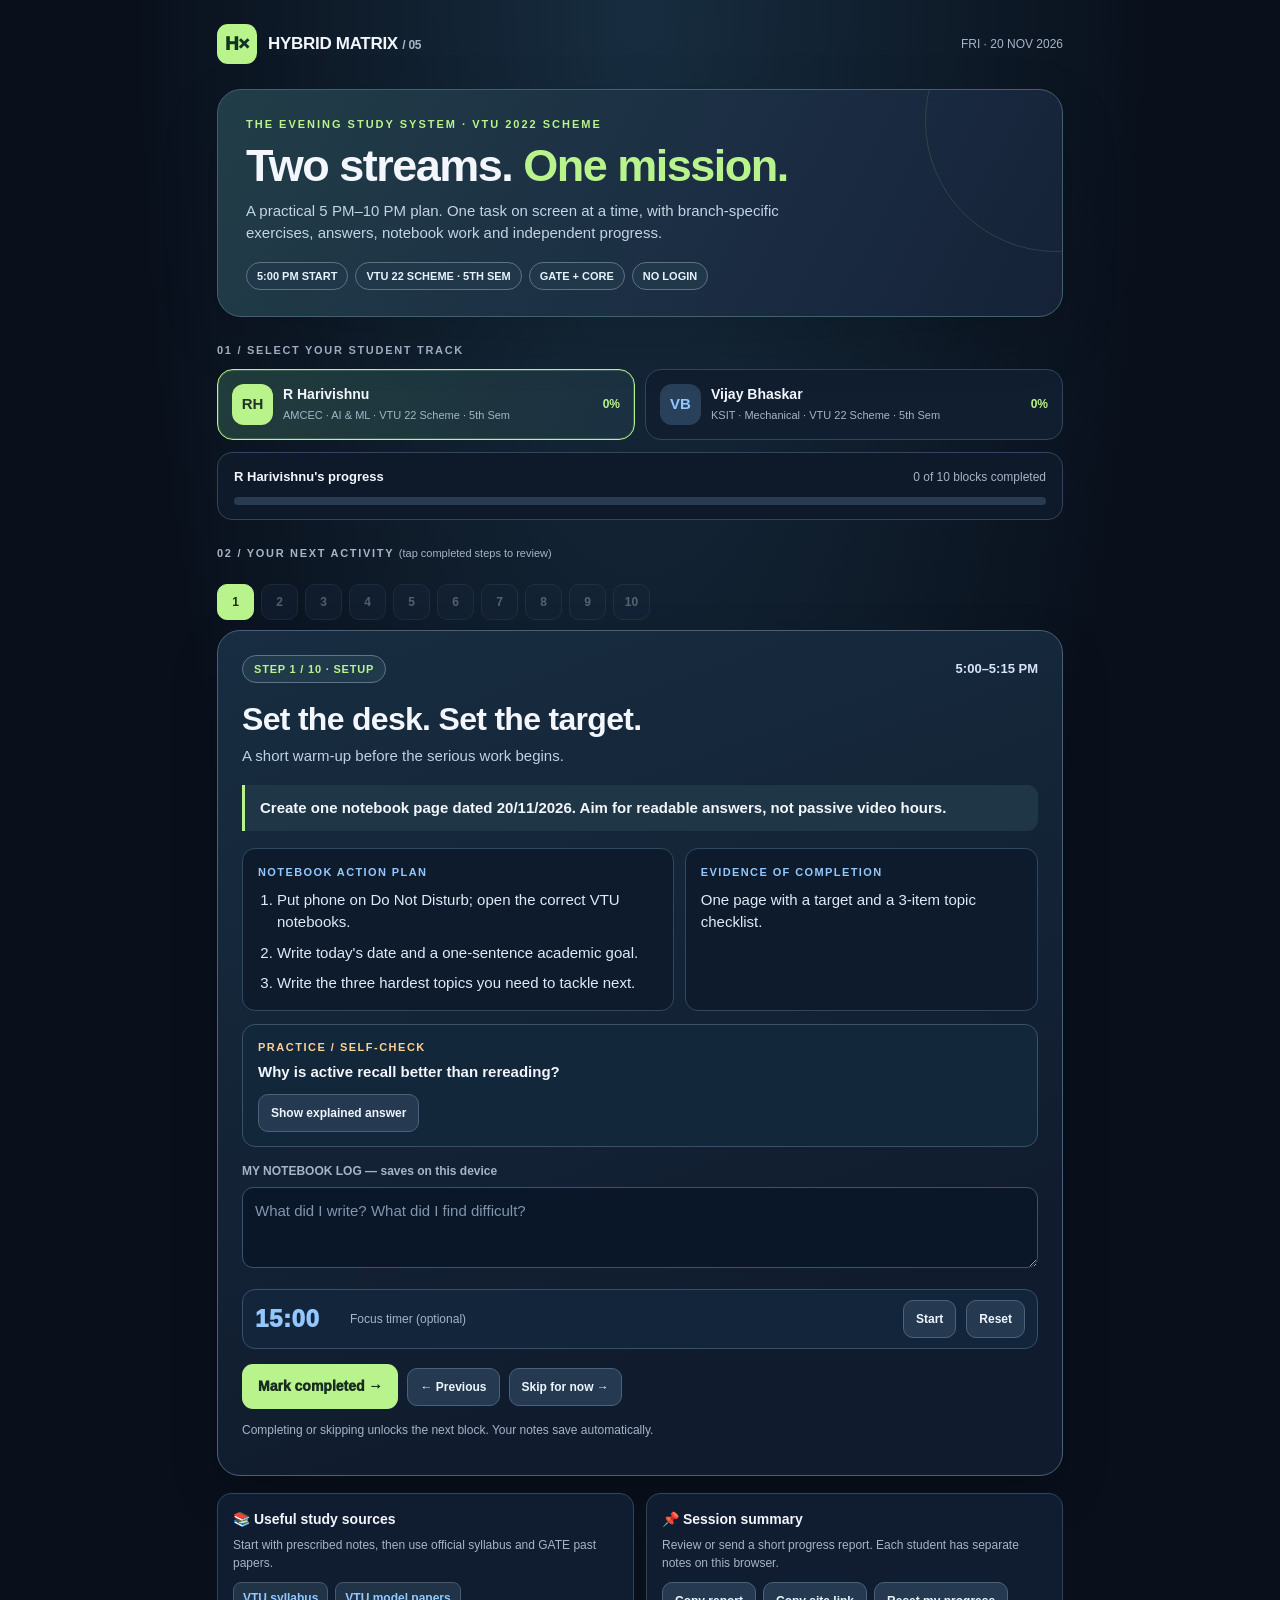
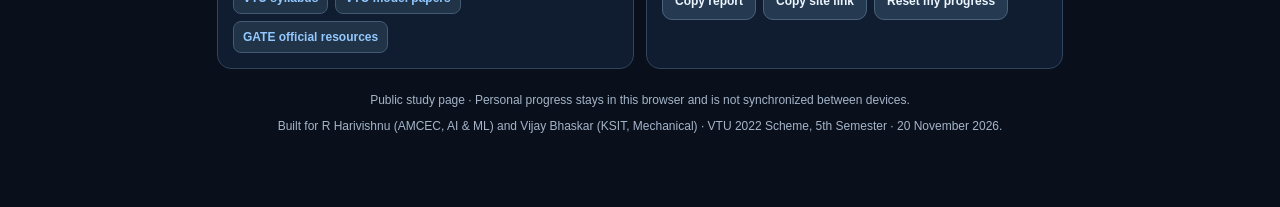
<file: public/hybrid-matrix-harivishnu-vijay/index.html>
<!DOCTYPE html>
<html lang="en">
<head>
<meta charset="utf-8">
<meta name="viewport" content="width=device-width, initial-scale=1, viewport-fit=cover">
<meta name="theme-color" content="#0b1120">
<meta name="description" content="20 Nov 2026 Hybrid Matrix evening study tracker for R Harivishnu, AMCEC AI & ML, and Vijay Bhaskar, KSIT Mechanical, VTU fifth semester.">
<title>Hybrid Matrix — Harivishnu & Vijay Bhaskar</title>
<style>
:root{--bg:#09101c;--card:#142034;--panel:#0f1a2b;--muted:#a5b4c8;--line:#32455e;--lime:#b9f38b;--blue:#93c8ff;--text:#f3f6fc;--gold:#ffd091}
*{box-sizing:border-box}
body{margin:0;background:radial-gradient(ellipse at top,#172d3f 0%,#09101c 56%);color:var(--text);font:15px/1.5 -apple-system,BlinkMacSystemFont,"Segoe UI",Roboto,Arial,sans-serif;-webkit-font-smoothing:antialiased}
button,textarea{font:inherit}button{cursor:pointer}button:focus-visible,textarea:focus-visible,a:focus-visible{outline:3px solid var(--lime);outline-offset:3px}
main{max-width:880px;margin:0 auto;padding:24px 17px 64px}
nav{display:flex;align-items:center;justify-content:space-between;gap:10px;margin-bottom:25px}
.logo{display:flex;gap:11px;align-items:center;font-size:17px;font-weight:850;letter-spacing:-.3px}
.logoIcon{background:var(--lime);color:#123324;border-radius:11px;width:40px;height:40px;display:grid;place-items:center;font-weight:950;font-size:19px}
.small{font-size:12px;color:var(--muted)}
.kicker{font-size:11px;letter-spacing:2px;text-transform:uppercase;color:var(--lime);font-weight:900}
.hero{background:linear-gradient(118deg,#213d47 0%,#1b2d43 60%,#152237 100%);border:1px solid #426070;border-radius:24px;padding:26px 28px;position:relative;overflow:hidden;box-shadow:0 20px 60px #0002}
.hero::after{content:"";position:absolute;width:260px;height:260px;border:1px solid #b9f38b22;border-radius:50%;right:-125px;top:-100px;pointer-events:none}
h1{font-size:clamp(28px,6vw,45px);line-height:1.12;letter-spacing:-1.5px;margin:8px 0 9px}h1 em{font-style:normal;color:var(--lime)}
.hero p{color:#c3d4e5;margin:0;max-width:600px}
.tags{display:flex;gap:7px;flex-wrap:wrap;margin-top:17px}.tag{border:1px solid #607184;background:#20384a;color:#e5f1ff;padding:5px 10px;border-radius:99px;font-size:11px;font-weight:700}
.secTitle{font-size:11px;letter-spacing:1.7px;text-transform:uppercase;color:var(--muted);font-weight:900;margin:25px 0 10px}
.switch{display:grid;grid-template-columns:1fr 1fr;gap:10px}
.student{display:flex;text-align:left;align-items:center;gap:10px;border:1px solid var(--line);border-radius:16px;color:var(--text);background:#111e30;padding:14px;min-width:0}
.student.active{border-color:var(--lime);background:linear-gradient(110deg,#213c3c,#1b3041);box-shadow:inset 0 0 0 1px #b9f38b33}
.avatar{width:41px;height:41px;flex:0 0 41px;display:grid;place-items:center;border-radius:12px;background:#29405a;color:var(--blue);font-weight:900}.student.active .avatar{background:var(--lime);color:#223425}
.studentName{font-size:14px;font-weight:850;display:block;line-height:1.2}.studentInfo{display:block;font-size:11px;color:var(--muted);margin-top:4px}.studentPct{font-size:12px;color:var(--lime);font-weight:850;margin-left:auto}
.progress{background:#0e1929;border:1px solid var(--line);border-radius:15px;padding:14px 16px;margin-top:12px}.progHead{display:flex;justify-content:space-between;gap:10px;flex-wrap:wrap;align-items:center}.progHead strong{font-size:13px}.track{height:8px;background:#293b51;border-radius:99px;overflow:hidden;margin-top:11px}.fill{height:100%;background:linear-gradient(90deg,#72bdb9,var(--lime));width:0;transition:width .2s}
.stepNav{display:flex;gap:7px;overflow-x:auto;scrollbar-width:thin;padding:12px 0 10px}.stepBtn{flex:0 0 37px;width:37px;height:36px;background:#18273b;border:1px solid #354c63;border-radius:10px;color:#c5d4e7;font-size:12px;font-weight:900}.stepBtn.active{background:var(--lime);color:#183021;border-color:var(--lime)}.stepBtn.done:not(.active){background:#25513d;border-color:#4a8768;color:#bdf4cb}.stepBtn.skip:not(.active){background:#493e2c;border-color:#80633a;color:#ffe2b6}.stepBtn:disabled{opacity:.37;cursor:not-allowed}
.focus{background:linear-gradient(160deg,#182d41,#101c2e 78%);border:1px solid #496178;border-radius:23px;padding:24px;box-shadow:0 19px 48px #0003}
.headRow{display:flex;justify-content:space-between;align-items:center;flex-wrap:wrap;gap:10px}.status{padding:5px 11px;border-radius:99px;font-size:11px;text-transform:uppercase;letter-spacing:.8px;font-weight:900;border:1px solid #60728c;background:#213a4b;color:var(--lime)}.time{color:#d6e4f6;font-weight:850;font-size:13px}
h2{font-size:clamp(23px,4.5vw,32px);line-height:1.18;letter-spacing:-.7px;margin:18px 0 6px}.desc{margin:0;color:#bed1e5}
.mission{margin:17px 0;padding:12px 15px;background:#1e3646;border-left:3px solid var(--lime);border-radius:0 11px 11px 0;font-weight:650}
.columns{display:grid;grid-template-columns:1.1fr .9fr;gap:11px}.info{background:#0e1b2d;border:1px solid #30485f;border-radius:13px;padding:15px}.info h3{color:var(--blue);letter-spacing:1.4px;text-transform:uppercase;font-size:11px;margin:0 0 8px}.info ol{padding-left:19px;margin:0}.info li{margin:0 0 8px;color:#e0eaf6}.info li:last-child{margin-bottom:0}.info p{margin:0;color:#e0eaf6}
.qa{margin-top:13px;background:#12273a;border:1px solid #38526d;border-radius:13px;padding:14px 15px}.qaTitle{font-size:11px;color:var(--gold);letter-spacing:1.5px;font-weight:900;text-transform:uppercase}.question{font-weight:700;margin:6px 0 10px;white-space:pre-line}.answer{margin:11px 0 0;border-top:1px solid #36526d;padding-top:12px;color:#d7f3df;white-space:pre-line}
.notes{margin-top:15px}.notes label{display:block;font-size:12px;font-weight:750;color:var(--muted);margin-bottom:7px}.notes textarea{height:81px;resize:vertical;width:100%;background:#0a1728;border:1px solid #3b536a;border-radius:11px;padding:12px;color:var(--text);line-height:1.45}.notes textarea::placeholder{color:#8295ad}
button.secondary{padding:9px 12px;background:#253a50;border:1px solid #4a627c;color:#edf5ff;border-radius:10px;font-size:12px;font-weight:800}.secondary:hover{background:#334b63}.actions{margin-top:15px;display:flex;gap:9px;align-items:center;flex-wrap:wrap}.primary{border:0;border-radius:11px;padding:12px 16px;background:var(--lime);color:#182d20;font-size:14px;font-weight:950}.primary:hover{background:#d6ffb5}.muted{color:var(--muted);font-size:12px}
.timer{display:flex;align-items:center;gap:10px;flex-wrap:wrap;margin-top:15px;border:1px solid #385069;border-radius:13px;padding:10px 12px;background:#13253a}.countdown{font-size:24px;letter-spacing:.6px;color:var(--blue);font-variant-numeric:tabular-nums;font-weight:950;min-width:85px}.timerText{color:var(--muted);font-size:12px;margin-right:auto}
.gridBottom{display:grid;grid-template-columns:1fr 1fr;gap:12px;margin-top:17px}.mini{background:#101c2f;border:1px solid #30445c;border-radius:14px;padding:15px}.mini h3{margin:0 0 6px;font-size:14px}.mini p{margin:0 0 10px;font-size:12px;color:var(--muted)}.links{display:flex;flex-wrap:wrap;gap:7px}.links a{color:var(--blue);text-decoration:none;font-weight:750;font-size:12px;background:#213347;padding:6px 9px;border:1px solid #425a73;border-radius:8px}.links a:hover{text-decoration:underline}
.footer{margin-top:22px;font-size:12px;color:var(--muted);text-align:center}.footer p{margin:8px 0}
@media(max-width:580px){main{padding:15px 12px 48px}nav{margin-bottom:16px}.hero{padding:23px 19px}.student{gap:8px;padding:11px}.avatar{width:34px;height:34px;flex-basis:34px}.studentName{font-size:12px}.studentInfo{font-size:10px}.studentPct{font-size:11px}.focus{padding:19px 15px}.columns,.gridBottom{grid-template-columns:1fr}.info{padding:13px}.logo{font-size:16px}}
@media(prefers-reduced-motion:reduce){*{scroll-behavior:auto!important;transition:none!important}}
</style>
</head>
<body>
<main>
<nav>
<div class="logo"><span class="logoIcon">H×</span><span>HYBRID MATRIX <span class="small">/ 05</span></span></div>
<span class="small">FRI · 20 NOV 2026</span>
</nav>
<header class="hero">
<div class="kicker">THE EVENING STUDY SYSTEM · VTU 2022 SCHEME</div>
<h1>Two streams. <em>One mission.</em></h1>
<p>A practical 5 PM–10 PM plan. One task on screen at a time, with branch-specific exercises, answers, notebook work and independent progress.</p>
<div class="tags"><span class="tag">5:00 PM START</span><span class="tag">VTU 22 SCHEME · 5TH SEM</span><span class="tag">GATE + CORE</span><span class="tag">NO LOGIN</span></div>
</header>
<div class="secTitle">01 / Select your student track</div>
<div class="switch" role="group" aria-label="Choose a student">
<button class="student active" id="student0" type="button"><span class="avatar">RH</span><span><span class="studentName">R Harivishnu</span><span class="studentInfo">AMCEC · AI & ML · VTU 22 Scheme · 5th Sem</span></span><span class="studentPct" id="pct0">0%</span></button>
<button class="student" id="student1" type="button"><span class="avatar">VB</span><span><span class="studentName">Vijay Bhaskar</span><span class="studentInfo">KSIT · Mechanical · VTU 22 Scheme · 5th Sem</span></span><span class="studentPct" id="pct1">0%</span></button>
</div>
<div class="progress"><div class="progHead"><strong id="progressTitle">Today's progress</strong><span class="muted" id="progressNote">0 of 8 activities completed</span></div><div class="track" role="progressbar" id="progressBar" aria-label="Student completed activities" aria-valuemin="0" aria-valuemax="100" aria-valuenow="0"><div class="fill" id="progressFill"></div></div></div>
<div class="secTitle">02 / Your next activity <span style="letter-spacing:0;text-transform:none;font-weight:500">(tap completed steps to review)</span></div>
<div class="stepNav" id="stepNav" aria-label="Schedule steps"></div>
<section class="focus" aria-live="polite">
<div class="headRow"><span class="status" id="status">STEP 1 / 10</span><span class="time" id="slot">5:00–5:15 PM</span></div>
<h2 id="title">Get ready</h2><p class="desc" id="subtitle"></p>
<div class="mission" id="mission"></div>
<div class="columns"><div class="info"><h3>Notebook action plan</h3><ol id="steps"></ol></div><div class="info"><h3>Evidence of completion</h3><p id="deliverable"></p></div></div>
<div class="qa"><div class="qaTitle">Practice / self-check</div><div class="question" id="question"></div><button class="secondary" id="answerButton" type="button" aria-expanded="false">Show explained answer</button><div id="answer" class="answer" hidden></div></div>
<div class="notes"><label for="notesInput">MY NOTEBOOK LOG — saves on this device</label><textarea id="notesInput" placeholder="What did I write? What did I find difficult?"></textarea></div>
<div class="timer"><div id="countdown" class="countdown">15:00</div><span class="timerText">Focus timer (optional)</span><button type="button" class="secondary" id="timerToggle">Start</button><button type="button" class="secondary" id="timerReset">Reset</button></div>
<div class="actions">
<button type="button" class="primary" id="done">Mark completed →</button><button type="button" class="secondary" id="back">← Previous</button><button type="button" class="secondary" id="skip">Skip for now →</button>
</div><p class="muted" id="hint">Complete or skip to unlock the next step.</p>
</section>
<div class="gridBottom">
<div class="mini"><h3>📚 Useful study sources</h3><p>Start with prescribed notes, then use official syllabus and GATE past papers.</p><div class="links"><a href="https://vtu.ac.in/b-e-scheme-syllabus/" target="_blank" rel="noopener noreferrer">VTU syllabus</a><a href="https://vtu.ac.in/model-question-paper-b-e-b-tech-b-arch/" target="_blank" rel="noopener noreferrer">VTU model papers</a><a href="https://gate2026.iitg.ac.in/" target="_blank" rel="noopener noreferrer">GATE official resources</a></div></div>
<div class="mini"><h3>📌 Session summary</h3><p>Review or send a short progress report. Each student has separate notes on this browser.</p><div class="links"><button class="secondary" id="copySummary">Copy report</button><button class="secondary" id="copyLink">Copy site link</button><button class="secondary" id="resetAll">Reset my progress</button></div><p class="muted" id="copyStatus" role="status" style="margin:9px 0 0"></p></div>
</div>
<footer class="footer"><p>Public study page · Personal progress stays in this browser and is not synchronized between devices.</p><p>Built for R Harivishnu (AMCEC, AI & ML) and Vijay Bhaskar (KSIT, Mechanical) · VTU 2022 Scheme, 5th Semester · 20 November 2026.</p></footer>
</main>
<script>
"use strict";
const shared=[
{time:"5:00–5:15 PM",mins:15,kind:"Setup",title:"Set the desk. Set the target.",sub:"A short warm-up before the serious work begins.",mission:"Create one notebook page dated 20/11/2026. Aim for readable answers, not passive video hours.",steps:["Put phone on Do Not Disturb; open the correct VTU notebooks.","Write today's date and a one-sentence academic goal.","Write the three hardest topics you need to tackle next."],deliver:"One page with a target and a 3-item topic checklist.",q:"Why is active recall better than rereading?",a:"Active recall forces you to retrieve information without seeing it, making gaps visible. After studying a concept, close the material and write what you remember."},
{time:"6:15–6:30 PM",mins:15,kind:"Break",title:"Pause without losing momentum",sub:"Water, stretch and reset. No unnecessary scrolling.",mission:"Take a real 15-minute break.",steps:["Stand up, stretch shoulders and neck.","Drink water, have a small snack if needed.","Return with the next notebook open."],deliver:"Come back ready to solve the next core subject problem.",q:"What is the rule for this break?",a:"Avoid a long video or social feed. A short walk helps you reset without extending a 15-minute break into an hour."},
{time:"7:20–7:50 PM",mins:30,kind:"Dinner",title:"Dinner and recovery",sub:"Eat properly and give your eyes a break.",mission:"Use this 30-minute window for food and a brief reset.",steps:["Eat dinner without rushing.","Rest your eyes and avoid studying on the phone.","Keep the next GATE question page ready."],deliver:"Return at 7:50 PM.",q:"Why not study during dinner?",a:"A planned meal break improves adherence to an evening routine. Preserve attention for the practice questions that follow."},
{time:"9:25–9:45 PM",mins:20,kind:"Aptitude + English",title:"Quantitative aptitude + English",sub:"Shared placement and study-abroad foundations.",mission:"Solve one quantitative problem and write three clear English sentences.",steps:["Solve this aptitude problem on paper before viewing the answer.","Write a 3-sentence English summary of one topic studied today.","Identify one new technical term and define it."],deliver:"One solved quantitative question + 3 English sentences.",q:"A train covers 180 km at 60 km/h. How long does the journey take?",a:"Time = Distance ÷ Speed = 180 ÷ 60 = 3 hours. Keep km and km/h consistent so the unit of the answer is hours."},
{time:"9:45–10:00 PM",mins:15,kind:"Final recall",title:"Close the books with recall",sub:"Make tomorrow easier than today.",mission:"Review without looking at your notes first.",steps:["Write three key concepts learned tonight from memory.","Mark any weak point with a star for tomorrow.","Write the first question you will practice tomorrow."],deliver:"A 3-point recall page and a precise next-day starting question.",q:"What counts as finishing this block successfully?",a:"You can explain three facts from memory, identify one doubt, and choose tomorrow's first task. You do not need to finish the whole syllabus in one evening."}
];
const plans=[
{person:"R Harivishnu",branch:"AMCEC · AI & ML",tasks:[
shared[0],
{time:"5:15–6:15 PM",mins:60,kind:"VTU Core · BCS503",title:"Theory of Computation — finite automata",sub:"VTU Module 2 revision / Module 3 bridge. Adjust to your college notes.",mission:"Draw the minimal DFA for decimal strings representing multiples of 3.",steps:["Review DFA definition and the 5-tuple (Q, Σ, δ, q₀, F).","Draw states q0, q1 and q2 for remainders 0, 1 and 2.","Write transition rule δ(qr,d)=q((10r+d) mod 3); test 12 and 14.","Write a short paragraph explaining why q0 is accepting."],deliver:"One complete 3-state DFA diagram, transition rule and two tested strings.",q:"For a decimal DFA modulo 3, which state follows q1 on digit 2?",a:"Compute (10×1 + 2) mod 3 = 12 mod 3 = 0. So δ(q1,2)=q0. The accepted remainder is 0."},
shared[1],
{time:"6:30–7:20 PM",mins:50,kind:"VTU Core · BCS502",title:"Computer Networks — CRC and checksum",sub:"Revisit data-link layer error detection before moving ahead.",mission:"Practice binary CRC long division and explain why the remainder matters.",steps:["Write a 5–7 line definition of CRC and generator polynomial.","Take dataword 1001 and divisor 1011; append three zeros.","Perform XOR division on paper, then verify with the worked answer.","In 2–3 lines, contrast CRC and Internet checksum."],deliver:"One complete CRC calculation with transmitted codeword and a CRC/checksum comparison.",q:"Compute CRC remainder for dataword 1001 with divisor 1011.",a:"Append three 0s: 1001000. Modulo-2 divide by 1011. Remainder = 110; transmitted codeword = 1001110. Receiver divides codeword by 1011; zero remainder means no error was detected."},
shared[2],
{time:"7:50–8:30 PM",mins:40,kind:"GATE CS",title:"GATE CS — discrete math + DSA",sub:"One clean solution is better than five guessed answers.",mission:"Practice remainder arithmetic, time complexity, and one short PYQ.",steps:["Write the definition of O(log n) for repeated halving.","Solve the sample recurrence without looking at the answer.","Attempt one GATE CS previous-year question from an official paper.","Explain your method aloud in two sentences."],deliver:"Two solved questions: one guided + one GATE PYQ.",q:"Find T(n) if T(n)=T(n/2)+1 and T(1)=1, for n a power of 2.",a:"After k halvings, n/2^k = 1, so k = log₂n. Each level adds 1 and the base contributes 1. Therefore T(n) = log₂n + 1 = Θ(log n)."},
{time:"8:30–9:00 PM",mins:30,kind:"Practical · CN Lab",title:"Computer Networks lab — record + code",sub:"Write for the notebook, not only the terminal.",mission:"Document one of the first five CN experiments, then rehearse its logic.",steps:["Pick one experiment from the lab's first five programs.","Write Aim, Algorithm, Program, Sample Output and Result neatly.","Trace the code with a sample input or run it on Linux.","Circle one syntax or logic error to revise tomorrow."],deliver:"One lab record entry with output and a short explanation.",q:"What do GCC commands do in a C networking lab?",a:"gcc program.c -o program compiles source code into an executable named program. ./program runs that executable in the Linux terminal. Compiler success does not by itself prove that the algorithm is correct."},
{time:"9:00–9:25 PM",mins:25,kind:"Project · AI & ML",title:"Build the AI project in a measurable way",sub:"Small commits count. Unverified accuracy claims do not.",mission:"Document one reproducible improvement to a beginner AI/ML GitHub project.",steps:["Write the problem statement in one sentence.","List the inputs, expected outputs and a simple baseline model.","Add one README section: setup, how to run, or current limitations.","If code changed, test it before committing."],deliver:"A clearer README, a tested change, or a reproducible baseline plan.",q:"Why do we split machine-learning data into training and test sets?",a:"Training data teaches the model; held-out test data estimates how well it performs on unseen examples. Evaluating only on training data can hide overfitting."},
shared[3],shared[4]
]},
{person:"Vijay Bhaskar",branch:"KSIT · Mechanical",tasks:[
shared[0],
{time:"5:15–6:15 PM",mins:60,kind:"VTU Core · BME503",title:"Theory of Machines — velocity ratio",sub:"Focus on mechanism fundamentals and a labeled diagram.",mission:"Understand a four-bar mechanism, then solve a velocity-ratio example.",steps:["Draw a four-bar linkage and label all four links and revolute joints.","Define machine, mechanism, kinematic pair and degree of freedom.","Write the relation v = rω for tangential velocity.","Solve the guided angular-velocity numerical on paper."],deliver:"One labeled four-bar diagram + key definitions + one numerical.",q:"A rotating crank has radius 0.20 m and angular velocity 10 rad/s. Find tangential speed at its end.",a:"Use v = rω. v = 0.20 × 10 = 2 m/s. This is tangential speed of a point 0.20 m from the axis."},
shared[1],
{time:"6:30–7:20 PM",mins:50,kind:"VTU Core · BME502",title:"Turbo Machines — Euler energy equation",sub:"Build the concepts before memorizing equations.",mission:"Differentiate pumps, turbines and compressors, then practice work transfer.",steps:["Define turbomachine in two or three lines.","Sketch velocity triangles in your class notebook.","Write the Euler specific work equation Δh₀ = U₂Vw₂ − U₁Vw₁.","Solve the guided example and mention the unit."],deliver:"One concept page, velocity-triangle sketch, and solved example.",q:"Given U₂=20 m/s, Vw₂=15 m/s, U₁=10 m/s and Vw₁=5 m/s, calculate work transfer per unit mass.",a:"Euler equation: Δh₀=U₂Vw₂−U₁Vw₁ = (20×15) − (10×5) = 250 J/kg. The sign convention depends on whether work is done on or by the fluid."},
shared[2],
{time:"7:50–8:30 PM",mins:40,kind:"GATE ME",title:"GATE ME — engineering mechanics",sub:"Revise foundations needed for both VTU and GATE.",mission:"Draw a free-body diagram and solve one balanced-force numerical.",steps:["Write Newton's second law: ΣF=ma.","Sketch all forces acting on a simple block on a horizontal surface.","Solve the net-force problem without opening the answer.","Attempt one basic GATE ME PYQ on mechanics."],deliver:"One correct free-body diagram and two answered questions.",q:"A 5 kg block experiences a net horizontal force of 20 N. Find acceleration.",a:"Newton's second law gives a=F/m = 20/5 = 4 m/s², in the direction of the net force. The 20 N must be net force after accounting for friction."},
{time:"8:30–9:00 PM",mins:30,kind:"Practical · BME Lab",title:"CNC programming & 3D printing",sub:"Mechanical VTU fifth-semester lab practice.",mission:"Write a short CNC program and explain each line.",steps:["Revise the meaning of G00, G01, M03 and M30.","Draft a basic, non-executable tool-path example in your notebook.","Label the operations on a simple 2D drawing.","Write two safe checks for machining / simulation."],deliver:"A handwritten program outline with line-by-line meanings and safety notes.",q:"What is the difference between G00 and G01 in basic CNC programming?",a:"G00 requests rapid positioning, generally without cutting. G01 requests controlled linear interpolation at a specified feed rate. Verify controller syntax and simulate before any machine operation."},
{time:"9:00–9:25 PM",mins:25,kind:"Mechanical project",title:"CAD + mini-project planning",sub:"Build practical engineering evidence for internships.",mission:"Turn one real mechanical problem into a mini-project concept.",steps:["Choose a realistic problem: linkage, energy efficiency or a 3D-printed part.","Sketch the mechanism or part, with approximate dimensions.","List CAD tools, required materials and one testable performance metric.","Write the next action you could finish in 30 minutes."],deliver:"One sketch, a mini-project question and a small bill-of-materials outline.",q:"Why define a measurable project metric early?",a:"A metric makes project success testable. Examples: percent reduction in friction loss, maximum load supported, dimensional error in mm, or print material mass in grams."},
shared[3],shared[4]
]}];
const storageKey="hybrid-matrix-hv-20-nov-2026-v1";
let current=0,step=0,revealed=false,running=false,seconds=900,timer=null;
function fresh(){return {state:Array(10).fill("pending"),notes:Array(10).fill(""),active:0}}
function read(){try{const x=JSON.parse(localStorage.getItem(storageKey));if(Array.isArray(x)&&x.length===2&&x.every(y=>Array.isArray(y.state)&&y.state.length===10&&Array.isArray(y.notes)&&y.notes.length===10))return x}catch(e){}return [fresh(),fresh()]}
let saved=read();
const el=id=>document.getElementById(id);
const totalDone=i=>saved[i].state.filter(s=>s==="done").length;
function countPct(i){return Math.round(100*totalDone(i)/10)}
function persist(){try{localStorage.setItem(storageKey,JSON.stringify(saved))}catch(e){el("copyStatus").textContent="Browser storage unavailable. Progress may not persist."}}
function stopTimer(){if(timer)clearInterval(timer);timer=null;running=false;el("timerToggle").textContent="Start"}
function fmt(secs){return String(Math.floor(secs/60)).padStart(2,"0")+":"+String(secs%60).padStart(2,"0")}
function resetTimer(){stopTimer();seconds=plans[current].tasks[step].mins*60;el("countdown").textContent=fmt(seconds)}
function reachable(i,n){return n<=saved[i].active||saved[i].state[n]!=="pending"}
function render(){
const p=plans[current],t=p.tasks[step],s=saved[current];
el("student0").classList.toggle("active",current===0);el("student1").classList.toggle("active",current===1);
for(let i=0;i<2;i++){el("student"+i).setAttribute("aria-pressed",String(current===i));el("pct"+i).textContent=countPct(i)+"%"}
el("progressTitle").textContent=p.person+"'s progress";
el("progressNote").textContent=totalDone(current)+" of 10 blocks completed";
el("progressFill").style.width=countPct(current)+"%";el("progressBar").setAttribute("aria-valuenow",String(countPct(current)));
el("stepNav").innerHTML="";
p.tasks.forEach((task,j)=>{const b=document.createElement("button");b.type="button";b.className="stepBtn"+(step===j?" active":"")+(s.state[j]==="done"?" done":"")+(s.state[j]==="skip"?" skip":"");b.textContent=s.state[j]==="done"?"✓":String(j+1);b.title=task.time+" — "+task.kind;b.setAttribute("aria-label","Step "+(j+1)+": "+task.kind+(s.state[j]==="done"?", completed":""));b.disabled=!reachable(current,j);b.onclick=()=>{if(step!==j){step=j;revealed=false;resetTimer();render()}};el("stepNav").appendChild(b)});
el("status").textContent="STEP "+(step+1)+" / 10 · "+t.kind;
el("slot").textContent=t.time;el("title").textContent=t.title;el("subtitle").textContent=t.sub;
el("mission").textContent=t.mission;el("deliverable").textContent=t.deliver;
el("steps").innerHTML="";t.steps.forEach(a=>{const li=document.createElement("li");li.textContent=a;el("steps").appendChild(li)});
el("question").textContent=t.q;el("answer").textContent=t.a;el("answer").hidden=!revealed;el("answerButton").textContent=revealed?"Hide explained answer":"Show explained answer";el("answerButton").setAttribute("aria-expanded",String(revealed));
el("notesInput").value=s.notes[step]||"";
el("done").textContent=s.state[step]==="done"?"✓ Completed · Continue →":"Mark completed →";
el("skip").textContent=s.state[step]==="skip"?"Skipped · Continue →":"Skip for now →";
el("back").disabled=step===0;
el("hint").textContent=step===9?"End of tonight's study plan. Copy your summary below.":"Completing or skipping unlocks the next block. Your notes save automatically.";
el("countdown").textContent=fmt(seconds)}
function updateStatus(status){saved[current].state[step]=status;if(step<9){saved[current].active=Math.max(saved[current].active,step+1);step++}persist();revealed=false;resetTimer();render()}
el("done").onclick=()=>updateStatus("done");
el("skip").onclick=()=>updateStatus("skip");
el("back").onclick=()=>{if(step>0){step--;revealed=false;resetTimer();render()}};
el("student0").onclick=()=>switchTo(0);el("student1").onclick=()=>switchTo(1);
function switchTo(i){if(i===current)return;current=i;step=saved[i].active;revealed=false;resetTimer();render()}
el("answerButton").onclick=()=>{revealed=!revealed;render()};
el("notesInput").oninput=e=>{saved[current].notes[step]=e.target.value;persist()};
el("timerToggle").onclick=()=>{if(running){stopTimer();return}if(seconds===0)seconds=plans[current].tasks[step].mins*60;running=true;el("timerToggle").textContent="Pause";timer=setInterval(()=>{if(seconds>0){seconds--;el("countdown").textContent=fmt(seconds)}if(seconds<=0){stopTimer();el("copyStatus").textContent="Focus timer finished — mark the block when your notebook work is done."}},1000)};
el("timerReset").onclick=resetTimer;
function summary(){const p=plans[current],s=saved[current];let out="HYBRID MATRIX · FRI 20 NOV 2026\n"+p.person+" · "+p.branch+"\nCompleted: "+totalDone(current)+"/10\n\n";p.tasks.forEach((t,j)=>{out+=(s.state[j]==="done"?"✅":s.state[j]==="skip"?"⏭️":"⬜")+" "+t.time+" — "+t.kind+"\n";if(s.notes[j].trim())out+="Note: "+s.notes[j].trim()+"\n"});return out}
function copyText(s){if(navigator.clipboard&&window.isSecureContext)return navigator.clipboard.writeText(s);const t=document.createElement("textarea");t.value=s;document.body.appendChild(t);t.select();try{document.execCommand("copy")}finally{t.remove()}return Promise.resolve()}
el("copySummary").onclick=async()=>{try{await copyText(summary());el("copyStatus").textContent="Progress report copied. Paste into WhatsApp."}catch(e){el("copyStatus").textContent="Copy unavailable. Use the browser share menu."}};
el("copyLink").onclick=async()=>{try{await copyText(location.href);el("copyStatus").textContent="Page link copied."}catch(e){el("copyStatus").textContent="Copy unavailable. Copy the URL from the address bar."}};
el("resetAll").onclick=()=>{if(confirm("Reset "+plans[current].person+"'s progress and notes on this device?")){saved[current]=fresh();step=0;revealed=false;persist();resetTimer();render();el("copyStatus").textContent="This student's progress was reset."}};
resetTimer();render();
</script>
</body>
</html>
</file>
